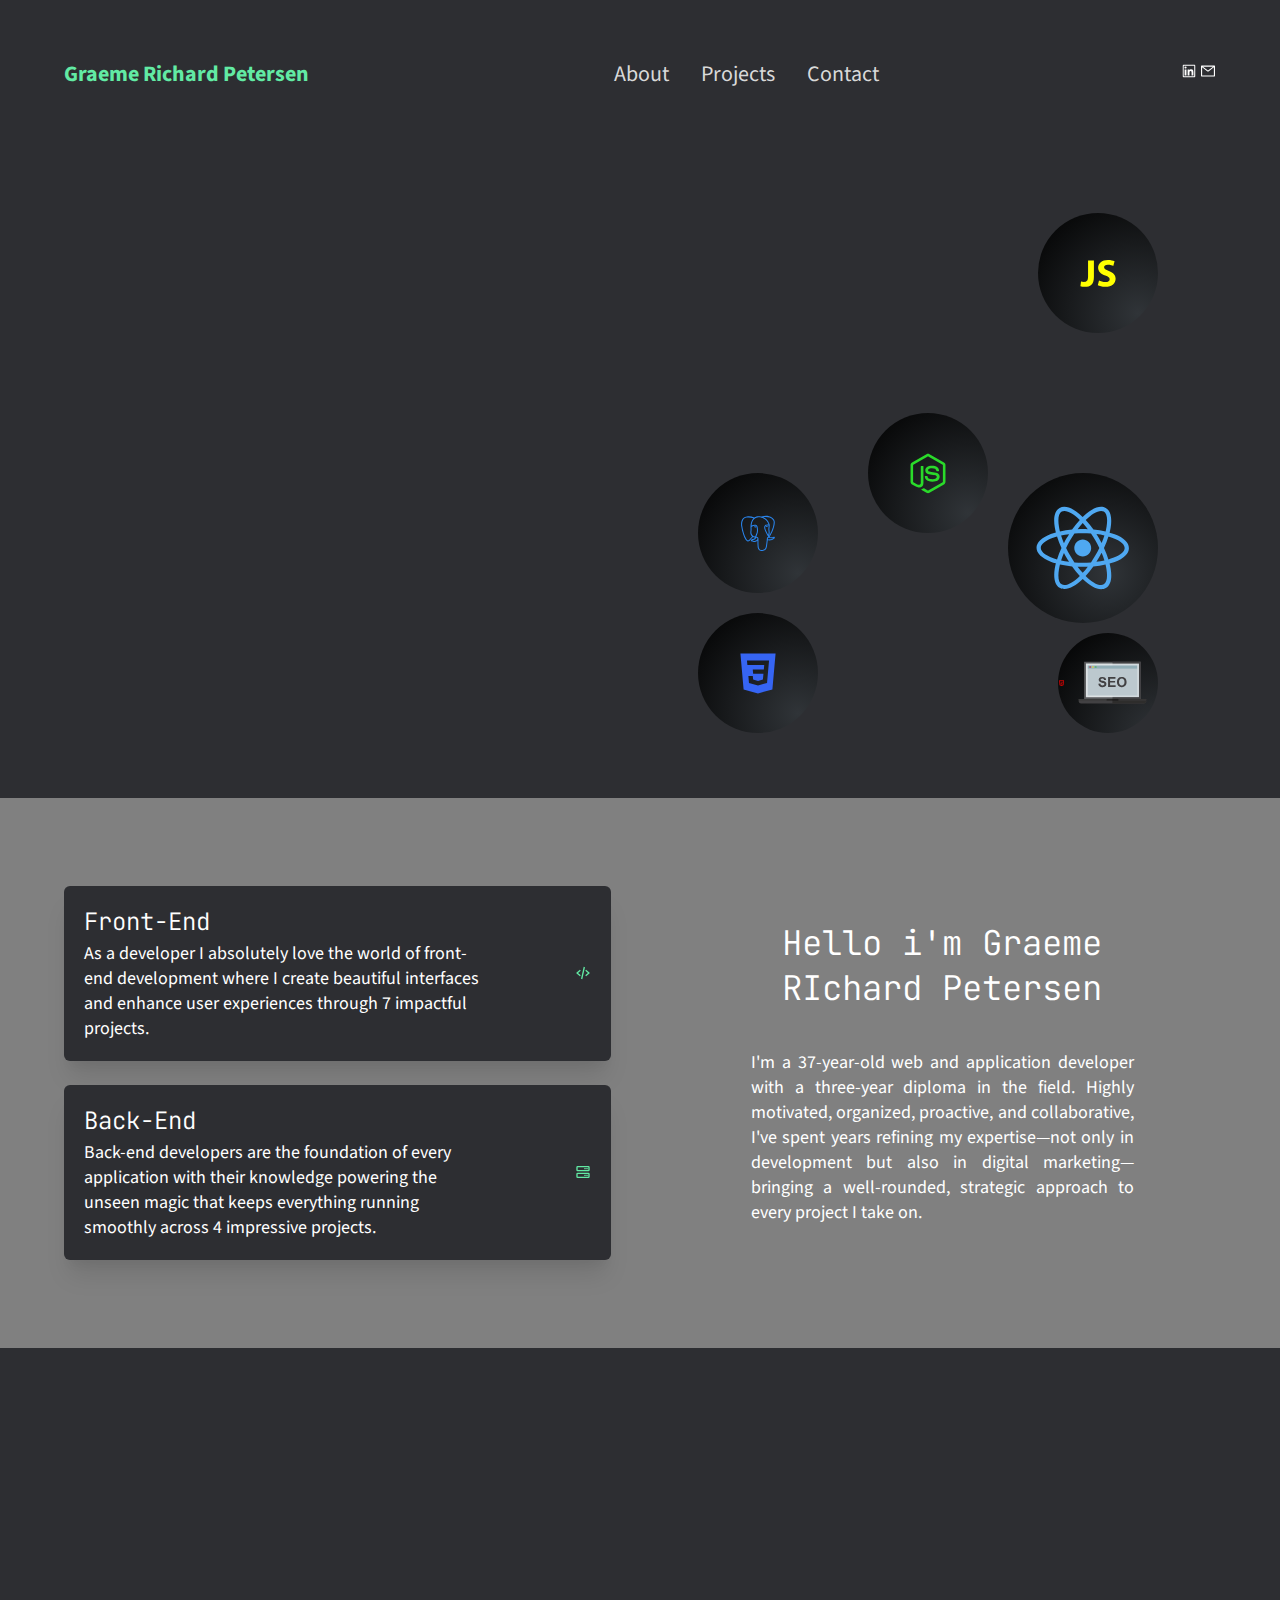
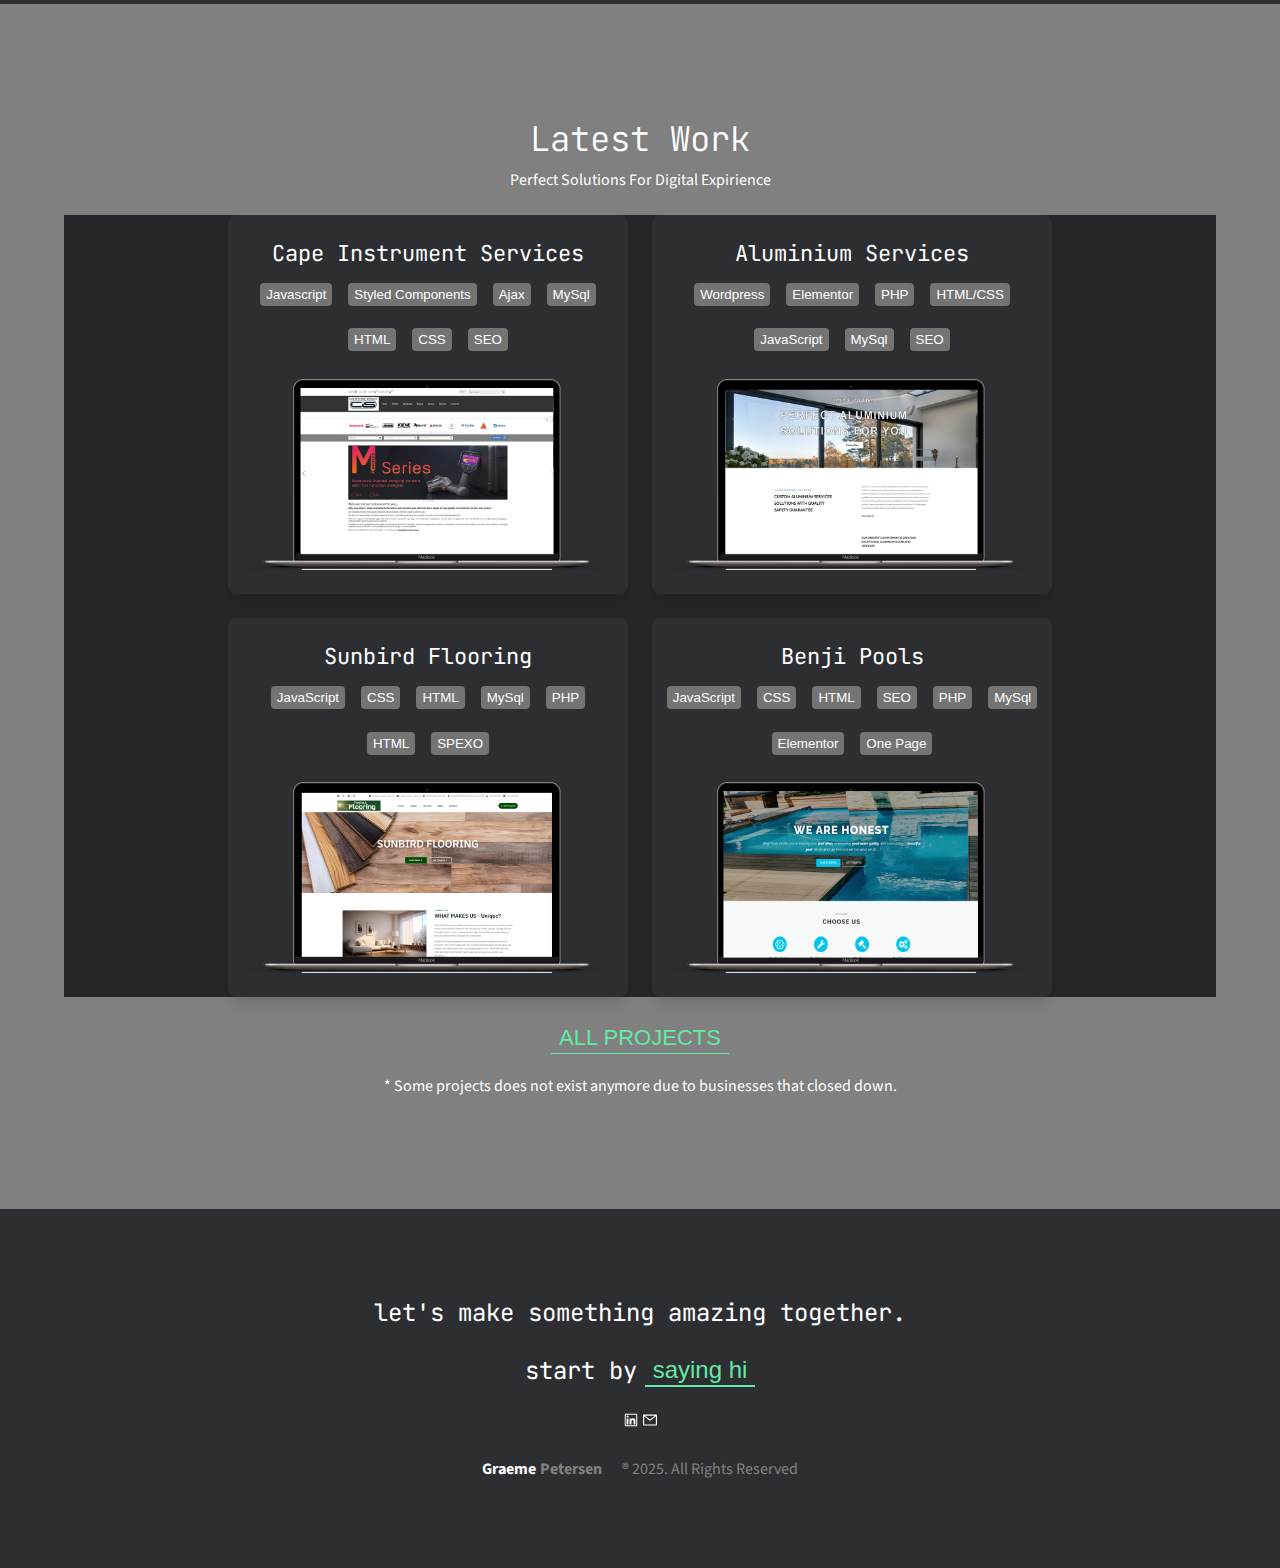
<file: index.html>
<!DOCTYPE html>
<html lang="en"><head><meta http-equiv="Content-Type" content="text/html; charset=utf-8">
    
    <link rel="icon" type="png"
    <meta name="viewport" content="width=device-width, initial-scale=1.0">
    <meta name="description" content="Explore my diverse portfolio showcasing creative projects, web development, design, and more. Discover how I turn ideas into stunning digital experiences. Get inspired today!">
    <title>Graeme Portfolio</title>
    <script type="module" crossorigin="" src="./Graeme Portfolio_files/index-18e75fb9.js.download"></script>
    <link rel="stylesheet" href="./Graeme Portfolio_files/index-45dcb685.css">
    <style type="text/css">
    body {
	background-color: #145A68;
	color: #8F2325;
}
    body,td,th {
	color: #FFFFFF;
}
    </style>
</head>
  <body bgcolor="#42A3D3">
    <div class="root" id="root"><header class="header__close"><nav class="y-wrap nav--desktop"><div class="false logo-name-container__wrapper"><div class="logo-name-container__wrapper--flex"><a aria-current="page" class="active" href="index.html">
    <div class="logo-name-container nav-text"><span class="logo-name-container--white ">Graeme Richard Petersen</span><span class="logo-name-container--grey "></span></div></a></div></div><ul class="nav-container"><li><a class="nav-text" href="about.html">About</a></li><li><a class="nav-text" href="projects.html">Projects</a></li><li><a class="nav-text" href="contact.html">Contact</a></li></ul>
		
		
		 <div>
          </a><a aria-label="linkedin" href="https://www.linkedin.com/in/graemepetersen/" target="_blank">
            <svg stroke="currentColor" fill="currentColor" stroke-width="0" viewBox="0 0 1024 1024" class="nav-text" height="1em" width="1em" xmlns="http://www.w3.org/2000/svg">
              <path d="M847.7 112H176.3c-35.5 0-64.3 28.8-64.3 64.3v671.4c0 35.5 28.8 64.3 64.3 64.3h671.4c35.5 0 64.3-28.8 64.3-64.3V176.3c0-35.5-28.8-64.3-64.3-64.3zm0 736c-447.8-.1-671.7-.2-671.7-.3.1-447.8.2-671.7.3-671.7 447.8.1 671.7.2 671.7.3-.1 447.8-.2 671.7-.3 671.7zM230.6 411.9h118.7v381.8H230.6zm59.4-52.2c37.9 0 68.8-30.8 68.8-68.8a68.8 68.8 0 1 0-137.6 0c-.1 38 30.7 68.8 68.8 68.8zm252.3 245.1c0-49.8 9.5-98 71.2-98 60.8 0 61.7 56.9 61.7 101.2v185.7h118.6V584.3c0-102.8-22.2-181.9-142.3-181.9-57.7 0-96.4 31.7-112.3 61.7h-1.6v-52.2H423.7v381.8h118.6V604.8z"></path>
            </svg>
            </a><a aria-label="email" href="mailto: graemepetersen29@gmail.com">
              <svg stroke="currentColor" fill="currentColor" stroke-width="0" viewBox="0 0 1024 1024" class="nav-text" height="1em" width="1em" xmlns="http://www.w3.org/2000/svg">
                <path d="M928 160H96c-17.7 0-32 14.3-32 32v640c0 17.7 14.3 32 32 32h832c17.7 0 32-14.3 32-32V192c0-17.7-14.3-32-32-32zm-40 110.8V792H136V270.8l-27.6-21.5 39.3-50.5 42.8 33.3h643.1l42.8-33.3 39.3 50.5-27.7 21.5zM833.6 232L512 482 190.4 232l-42.8-33.3-39.3 50.5 27.6 21.5 341.6 265.6a55.99 55.99 0 0 0 68.7 0L888 270.8l27.6-21.5-39.3-50.5-42.7 33.2z"></path>
              </svg>
            </a></div>
		
		
		
		</nav></header><main>
      <section class="hero-container"><div class="y-wrap hero__wrapper"><div class="hero-container__content"><div class="hero-container__info">
              <div class="hero-container-wrapper"><span class="hero-container__info--green">Digital Marketing Specialist!</span>
                <h1>Transforming Digital Marketing with Advanced Web Solutions</h1>
            <p>Experienced Technical Developer crafting seamless digital experiences, merging front-end elegance with back-end functionality. Let's innovate together!</p>
            </div><div class="hero-container__button"><a aria-label="graeme richard petersen resume" href="assets/Graeme_Petersen_Resume.pdf" download="" target="_blank"><span>Resume.pdf</span><svg stroke="currentColor" fill="currentColor" stroke-width="0" viewBox="0 0 384 512" height="1em" width="1em" xmlns="http://www.w3.org/2000/svg"><path d="M369.9 97.9L286 14C277 5 264.8-.1 252.1-.1H48C21.5 0 0 21.5 0 48v416c0 26.5 21.5 48 48 48h288c26.5 0 48-21.5 48-48V131.9c0-12.7-5.1-25-14.1-34zM332.1 128H256V51.9l76.1 76.1zM48 464V48h160v104c0 13.3 10.7 24 24 24h104v288H48zm250.2-143.7c-12.2-12-47-8.7-64.4-6.5-17.2-10.5-28.7-25-36.8-46.3 3.9-16.1 10.1-40.6 5.4-56-4.2-26.2-37.8-23.6-42.6-5.9-4.4 16.1-.4 38.5 7 67.1-10 23.9-24.9 56-35.4 74.4-20 10.3-47 26.2-51 46.2-3.3 15.8 26 55.2 76.1-31.2 22.4-7.4 46.8-16.5 68.4-20.1 18.9 10.2 41 17 55.8 17 25.5 0 28-28.2 17.5-38.7zm-198.1 77.8c5.1-13.7 24.5-29.5 30.4-35-19 30.3-30.4 35.7-30.4 35zm81.6-190.6c7.4 0 6.7 32.1 1.8 40.8-4.4-13.9-4.3-40.8-1.8-40.8zm-24.4 136.6c9.7-16.9 18-37 24.7-54.7 8.3 15.1 18.9 27.2 30.1 35.5-20.8 4.3-38.9 13.1-54.8 19.2zm131.6-5s-5 6-37.3-7.8c35.1-2.6 40.9 5.4 37.3 7.8z"></path></svg></a></div></div><div class="avatar__container"><div class="avatar__wrapper"><div class="avatar__javascript avatar--icon "><svg stroke="currentColor" fill="currentColor" stroke-width="0" version="1.1" viewBox="0 0 32 32" class="icon" height="1em" width="1em" xmlns="http://www.w3.org/2000/svg"><path d="M9.633 7.968h3.751v10.514c0 4.738-2.271 6.392-5.899 6.392-0.888 0-2.024-0.148-2.764-0.395l0.42-3.036c0.518 0.173 1.185 0.296 1.925 0.296 1.58 0 2.567-0.716 2.567-3.282v-10.489zM16.641 20.753c0.987 0.518 2.567 1.037 4.171 1.037 1.728 0 2.641-0.716 2.641-1.826 0-1.012-0.79-1.629-2.789-2.32-2.764-0.987-4.59-2.517-4.59-4.961 0-2.838 2.394-4.985 6.293-4.985 1.9 0 3.258 0.37 4.245 0.839l-0.839 3.011c-0.642-0.321-1.851-0.79-3.455-0.79-1.629 0-2.419 0.765-2.419 1.604 0 1.061 0.913 1.53 3.085 2.369 2.937 1.086 4.294 2.616 4.294 4.985 0 2.789-2.122 5.158-6.688 5.158-1.9 0-3.776-0.518-4.714-1.037l0.765-3.085z"></path></svg></div><div class="avatar__html avatar--icon "><svg stroke="currentColor" fill="currentColor" stroke-width="0" version="1.1" viewBox="0 0 32 32" class="icon" height="1em" width="1em" xmlns="http://www.w3.org/2000/svg"><path d="M4.665 3.411l2.063 23.176 9.258 2.574 9.284-2.578 2.065-23.172h-22.671zM8.951 8.911l-0.068-0.763h7.107v2.842h-4.005l0.259 2.911h3.746v2.842h-6.341l-0.698-7.833zM22.518 14.665l-0.667 7.483-0.043 0.48-5.822 1.616-5.814-1.616-0.398-4.463h2.849l0.202 2.267 3.163 0.854 3.165-0.856 0.329-3.686h-3.485v-2.842h6.587l-0.069 0.763zM23.032 8.911l-0.129 1.441-0.057 0.639h-6.846v-2.842h7.1l-0.068 0.762z"></path></svg><svg xmlns="http://www.w3.org/2000/svg" xml:space="preserve" width="655.359" height="655.359" style="shape-rendering:geometricPrecision;text-rendering:geometricPrecision;image-rendering:optimizeQuality;fill-rule:evenodd;clip-rule:evenodd" viewBox="0 0 6.827 6.827"><defs><style>.fil3{fill:#424143}</style></defs><g id="Layer_x0020_1"><g id="_537069960"><g id="Layer_22"><path id="_537766824" style="fill:#dde2e4" d="M1.399 1.94h4.029v2.604H1.399z"/><path id="_537767328" d="M5.495 4.61H1.332V1.875h4.162V4.61zm-4.03-.132h3.897V2.007H1.465v2.47z" style="fill:#595a5c"/><path id="_537766416" style="fill:#d3dade" d="M3.413 2.007h1.955v2.471H3.413z"/><path id="_537765720" class="fil3" d="M5.495 4.61H3.413v-.132h1.949V2.007H3.413v-.133h2.082z"/><path id="_537765216" class="fil3" d="M5.719 4.953H1.108a.173.173 0 0 1-.173-.173v-.17h4.957v.17a.173.173 0 0 1-.173.173z"/><path id="_537765096" d="M5.72 4.953H3.412v-.342h2.48v.17a.173.173 0 0 1-.174.172z" style="fill:#2e2d2c"/><path id="_537764016" style="fill:#3a3a3a" d="M.935 4.611h4.958v.117H.935z"/><path id="_537764184" style="fill:#353434" d="M3.413 4.611h2.479v.117H3.413z"/><path id="_537763536" style="fill:#262525" d="M2.985 4.611h.856v.117h-.856z"/><g><path id="_537763392" style="fill:#1e1d1d" d="M3.413 4.611h.428v.117h-.428z"/></g><g><path id="_537762408" style="fill:#bcc8ce" d="M1.598 2.387h3.634v1.96H1.598z"/><path id="_537750624" style="fill:#92aeb7" d="M1.598 2.143h3.634v.244H1.598z"/><path id="_537751176" d="M1.811 2.303h-.075a.027.027 0 0 1-.027-.027v-.022c0-.015.012-.027.027-.027h.075c.015 0 .028.012.028.027v.022a.027.027 0 0 1-.028.027z" style="fill:#be1e2d"/><path id="_537747072" d="M2.015 2.303H1.94a.027.027 0 0 1-.027-.027v-.022c0-.015.012-.027.027-.027h.075c.015 0 .027.012.027.027v.022a.027.027 0 0 1-.027.027z" style="fill:#ffde17"/><path id="_537745368" d="M2.22 2.303h-.076a.027.027 0 0 1-.027-.027v-.022c0-.015.012-.027.027-.027h.075c.015 0 .027.012.027.027v.022a.027.027 0 0 1-.027.027z" style="fill:#39b54a"/></g><g><path id="_537068472" class="fil3" d="m2.376 3.494.143-.014a.175.175 0 0 0 .053.106.159.159 0 0 0 .107.034c.047 0 .083-.01.107-.03a.09.09 0 0 0 .036-.07.066.066 0 0 0-.015-.045.121.121 0 0 0-.053-.031 1.828 1.828 0 0 0-.118-.032.4.4 0 0 1-.166-.072.19.19 0 0 1-.036-.251.198.198 0 0 1 .091-.074.365.365 0 0 1 .144-.025c.091 0 .16.02.206.06.047.04.071.094.073.16l-.147.007c-.006-.037-.02-.064-.04-.08-.021-.017-.052-.025-.094-.025a.168.168 0 0 0-.1.026.053.053 0 0 0-.024.045c0 .017.008.032.022.044a.387.387 0 0 0 .136.05.714.714 0 0 1 .159.052.205.205 0 0 1 .08.074c.02.031.03.07.03.116a.214.214 0 0 1-.134.199.413.413 0 0 1-.159.026.316.316 0 0 1-.212-.064.278.278 0 0 1-.089-.186z"/><path id="_537058752" class="fil3" d="M3.093 3.731v-.729h.541v.124H3.24v.161h.367v.123H3.24v.198h.408v.123z"/><path id="_537045432" class="fil3" d="M3.743 3.371c0-.074.011-.136.033-.187a.343.343 0 0 1 .068-.1.284.284 0 0 1 .095-.065.4.4 0 0 1 .157-.03c.107 0 .193.034.258.1.064.067.097.16.097.279 0 .117-.032.21-.096.276a.34.34 0 0 1-.257.1.343.343 0 0 1-.259-.1.376.376 0 0 1-.096-.273zm.152-.005c0 .083.019.145.057.188a.186.186 0 0 0 .145.064.185.185 0 0 0 .145-.064c.038-.042.056-.105.056-.19 0-.083-.018-.146-.055-.187a.186.186 0 0 0-.146-.061c-.06 0-.11.02-.146.062-.038.042-.056.104-.056.188z"/></g></g></g></g><path style="fill:none" d="M0 0h6.827v6.827H0z"/></svg></div><div class="avatar__css avatar--icon "><svg stroke="currentColor" fill="currentColor" stroke-width="0" version="1.1" viewBox="0 0 32 32" class="icon" height="1em" width="1em" xmlns="http://www.w3.org/2000/svg"><path d="M16.017 21.044v0zM4.743 3.519l2.049 22.981 9.194 2.552 9.22-2.556 2.051-22.977h-22.514zM23 8.775l-0.693 7.767h-0l-0.48 5.359-0.042 0.476-5.781 1.603-5.773-1.603-0.395-4.426h2.829l0.201 2.248 3.142 0.847 0.008-0.002 0.002-0 3.134-0.846 0.329-3.655-6.579 0-0.056-0.633-0.129-1.429-0.067-0.756 7.081-0 0.258-2.886h-10.786l-0.056-0.634-0.129-1.429-0.067-0.756h14.118l-0.068 0.756z"></path></svg></div><div class="avatar__react avatar--icon "><svg stroke="currentColor" fill="currentColor" stroke-width="0" version="1.1" viewBox="0 0 34 32" class="icon" height="1em" width="1em" xmlns="http://www.w3.org/2000/svg"><path d="M19.314 15.987c0 1.321-1.071 2.392-2.392 2.392s-2.392-1.071-2.392-2.392c0-1.321 1.071-2.392 2.392-2.392s2.392 1.071 2.392 2.392z"></path><path d="M16.922 24.783c1.878 1.826 3.729 2.906 5.221 2.906 0.489 0 0.952-0.103 1.337-0.334 1.337-0.772 1.826-2.701 1.363-5.453-0.077-0.489-0.18-0.977-0.309-1.492 0.514-0.154 0.977-0.309 1.44-0.463 2.598-1.003 4.038-2.392 4.038-3.909 0-1.543-1.44-2.932-4.038-3.909-0.463-0.18-0.926-0.334-1.44-0.463 0.129-0.514 0.232-1.003 0.309-1.492 0.437-2.803-0.051-4.758-1.389-5.53-0.386-0.231-0.849-0.334-1.337-0.334-1.466 0-3.344 1.080-5.221 2.906-1.852-1.826-3.704-2.906-5.195-2.906-0.489 0-0.952 0.103-1.337 0.334-1.337 0.772-1.826 2.701-1.363 5.453 0.077 0.489 0.18 0.977 0.309 1.492-0.514 0.154-0.977 0.309-1.44 0.463-2.598 1.003-4.038 2.392-4.038 3.909 0 1.543 1.44 2.932 4.038 3.909 0.463 0.18 0.926 0.334 1.44 0.463-0.129 0.514-0.232 1.003-0.309 1.492-0.437 2.752 0.051 4.707 1.363 5.453 0.386 0.232 0.849 0.334 1.337 0.334 1.492 0.051 3.344-1.029 5.221-2.829v0zM15.481 21.311c0.463 0.026 0.952 0.026 1.44 0.026s0.977 0 1.44-0.026c-0.463 0.617-0.952 1.183-1.44 1.723-0.489-0.54-0.977-1.106-1.44-1.723zM12.292 18.662c0.257 0.437 0.489 0.849 0.772 1.26-0.797-0.103-1.543-0.232-2.263-0.386 0.232-0.694 0.489-1.415 0.797-2.135 0.206 0.411 0.437 0.849 0.694 1.26zM10.8 12.463c0.72-0.154 1.466-0.283 2.263-0.386-0.257 0.412-0.514 0.823-0.772 1.26s-0.489 0.849-0.694 1.286c-0.334-0.746-0.592-1.466-0.797-2.161zM12.215 15.987c0.334-0.694 0.694-1.389 1.106-2.083 0.386-0.669 0.823-1.337 1.26-2.006 0.772-0.051 1.543-0.077 2.341-0.077 0.823 0 1.595 0.026 2.341 0.077 0.463 0.669 0.874 1.337 1.26 2.006 0.412 0.694 0.772 1.389 1.106 2.083-0.334 0.694-0.694 1.389-1.106 2.083-0.386 0.669-0.823 1.337-1.26 2.006-0.772 0.051-1.543 0.077-2.341 0.077-0.823 0-1.595-0.026-2.341-0.077-0.463-0.669-0.874-1.337-1.26-2.006-0.412-0.695-0.772-1.389-1.106-2.083v0zM22.272 14.598l-0.694-1.286c-0.257-0.437-0.489-0.849-0.772-1.26 0.797 0.103 1.543 0.232 2.263 0.386-0.231 0.72-0.489 1.44-0.797 2.161v0zM22.272 17.376c0.309 0.72 0.566 1.44 0.797 2.135-0.72 0.154-1.466 0.283-2.263 0.386 0.257-0.412 0.514-0.823 0.772-1.26 0.232-0.386 0.463-0.823 0.694-1.26v0zM22.863 26.301c-0.206 0.129-0.463 0.18-0.746 0.18-1.26 0-2.829-1.029-4.372-2.572 0.746-0.797 1.466-1.698 2.186-2.701 1.209-0.103 2.366-0.283 3.447-0.54 0.129 0.463 0.206 0.926 0.283 1.389 0.36 2.186 0.077 3.755-0.797 4.244zM24.201 12.746c2.881 0.823 4.604 2.083 4.604 3.241 0 1.003-1.183 2.006-3.266 2.804-0.412 0.154-0.874 0.309-1.337 0.437-0.334-1.055-0.746-2.135-1.26-3.241 0.514-1.106 0.952-2.186 1.26-3.241v0zM22.143 5.493c0.283 0 0.514 0.051 0.746 0.18 0.849 0.489 1.157 2.032 0.797 4.244-0.077 0.437-0.18 0.9-0.283 1.389-1.080-0.232-2.238-0.412-3.447-0.54-0.694-1.003-1.44-1.903-2.186-2.701 1.543-1.518 3.112-2.572 4.372-2.572zM18.362 10.663c-0.463-0.026-0.952-0.026-1.44-0.026s-0.977 0-1.44 0.026c0.463-0.617 0.952-1.183 1.44-1.723 0.489 0.54 0.977 1.132 1.44 1.723v0zM10.98 5.673c0.206-0.129 0.463-0.18 0.746-0.18 1.26 0 2.829 1.029 4.372 2.572-0.746 0.797-1.466 1.697-2.186 2.701-1.209 0.103-2.366 0.283-3.447 0.54-0.129-0.463-0.206-0.926-0.283-1.389-0.36-2.186-0.077-3.729 0.797-4.244v0zM9.643 19.228c-2.881-0.823-4.604-2.083-4.604-3.241 0-1.003 1.183-2.006 3.266-2.803 0.412-0.154 0.874-0.309 1.337-0.437 0.334 1.055 0.746 2.135 1.26 3.241-0.514 1.106-0.952 2.212-1.26 3.241zM10.183 22.057c0.077-0.437 0.18-0.9 0.283-1.389 1.080 0.232 2.238 0.412 3.447 0.54 0.694 1.003 1.44 1.903 2.186 2.701-1.543 1.517-3.112 2.572-4.372 2.572-0.283 0-0.514-0.051-0.746-0.18-0.875-0.489-1.157-2.058-0.797-4.244z"></path></svg></div><div class="avatar__postgresql avatar--icon "><svg stroke="currentColor" fill="currentColor" stroke-width="0" version="1.1" viewBox="0 0 32 32" class="icon" height="1em" width="1em" xmlns="http://www.w3.org/2000/svg"><path d="M26.741 18.661c-0.24-0.278-0.65-0.202-0.967-0.139-0.762 0.136-1.591 0.294-2.329-0.023 1.318-2.080 2.355-4.351 2.935-6.748 0.211-0.911 0.374-1.843 0.343-2.781-0.023-0.525-0.096-1.084-0.417-1.519-0.794-1.047-1.945-1.81-3.214-2.151-1.585-0.43-3.285-0.302-4.844 0.18-0.129 0.026-0.256-0.032-0.382-0.048-1.415-0.287-2.975-0.174-4.202 0.645-1.473-0.53-3.056-0.85-4.624-0.686-1.166 0.121-2.337 0.663-3.006 1.656-0.846 1.239-0.961 2.821-0.826 4.273 0.272 1.928 0.742 3.826 1.34 5.677 0.394 1.154 0.828 2.317 1.529 3.325 0.356 0.495 0.829 0.994 1.466 1.072 0.566 0.069 1.078-0.282 1.425-0.698 0.6-0.718 1.217-1.423 1.857-2.105 0.418 0.205 0.872 0.323 1.336 0.358-0.251 0.298-0.458 0.687-0.858 0.804-0.539 0.208-1.17 0.18-1.645 0.539-0.274 0.196-0.287 0.623-0.041 0.848 0.445 0.432 1.101 0.525 1.693 0.575 0.839 0.064 1.687-0.218 2.324-0.768-0.004 1.334 0.002 2.672 0.152 3.999 0.075 0.777 0.41 1.551 1.001 2.074 0.557 0.486 1.351 0.587 2.058 0.464 0.694-0.132 1.407-0.34 1.949-0.814 0.576-0.508 0.822-1.275 0.936-2.011 0.207-1.319 0.364-2.644 0.514-3.969 1.483 0.25 3.161-0.034 4.269-1.117 0.237-0.223 0.462-0.609 0.228-0.912zM23.45 6.117c0.89 0.338 1.681 0.925 2.275 1.668 0.283 0.355 0.319 0.832 0.337 1.268 0.013 1.040-0.197 2.067-0.464 3.067-0.511 1.851-1.287 3.625-2.262 5.277-0.096 0.163-0.201 0.32-0.317 0.469-0.009-0.045-0.027-0.137-0.036-0.183 0.121-0.318 0.298-0.618 0.367-0.956 0.244-0.953 0.038-1.934-0.050-2.893-0.092-0.905 0.217-1.786 0.209-2.689 0.035-0.442-0.14-0.86-0.31-1.257-0.615-1.375-1.593-2.598-2.848-3.438-0.306-0.21-0.648-0.357-0.953-0.568 1.334-0.286 2.765-0.25 4.051 0.234zM22.637 13.836c0.078 1.071 0.389 2.221-0.116 3.237-0.677-1.347-1.552-2.633-1.857-4.133-0.086-0.477-0.108-1.081 0.316-1.413 0.538-0.382 1.241-0.296 1.863-0.258-0.027 0.859-0.291 1.702-0.205 2.567zM10.534 20.181c-0.243 0.286-0.571 0.627-0.985 0.542-0.484-0.14-0.792-0.582-1.062-0.979-0.729-1.166-1.168-2.483-1.571-3.79-0.451-1.547-0.831-3.119-1.050-4.717-0.109-1.216-0.041-2.52 0.581-3.603 0.466-0.82 1.335-1.343 2.248-1.514 1.462-0.281 2.961 0.017 4.364 0.445-0.619 0.68-1.101 1.481-1.382 2.358-0.383 1.171-0.558 2.417-0.466 3.648 0.053 0.867 0.030 1.738-0.091 2.598-0.152 1.123 0.299 2.278 1.133 3.036-0.568 0.664-1.17 1.297-1.72 1.977zM11.814 16.158c-0.143-0.636 0.044-1.276 0.065-1.913 0.049-0.721-0.002-1.443-0.016-2.164 0.674-0.436 1.462-0.777 2.279-0.73 0.423 0.018 0.813 0.317 0.915 0.734 0.371 1.477 0.486 3.121-0.225 4.52-0.248 0.54-0.449 1.099-0.622 1.666-1.182 0.012-2.187-0.987-2.396-2.112zM15.492 20.112c-0.742 1.005-2.227 1.197-3.3 0.65 0.529-0.245 1.148-0.226 1.659-0.528 0.494-0.266 0.69-0.851 1.152-1.152 0.503-0.071 0.87 0.676 0.49 1.029zM21.856 18.938c-0.282 0.454-0.183 1.008-0.252 1.512-0.162 1.413-0.321 2.828-0.551 4.232-0.109 0.673-0.395 1.388-1.030 1.723-0.651 0.331-1.407 0.539-2.139 0.426-0.695-0.122-1.133-0.77-1.33-1.401-0.144-0.529-0.159-1.082-0.2-1.627-0.070-1.315-0.071-2.633-0.037-3.949 0.029-0.514-0.235-1.049-0.694-1.299-0.222-0.125-0.482-0.142-0.73-0.162 0.195-0.967 0.784-1.802 0.986-2.768 0.262-1.195 0.117-2.439-0.151-3.619-0.131-0.589-0.579-1.11-1.175-1.253-0.918-0.231-1.844 0.128-2.665 0.512 0.104-1.334 0.461-2.7 1.278-3.783 0.601-0.806 1.533-1.344 2.528-1.473 1.642-0.209 3.366 0.243 4.671 1.27 1.078 0.852 1.93 2.006 2.389 3.304-0.763-0.027-1.628-0.058-2.245 0.472-0.56 0.472-0.632 1.277-0.506 1.953 0.292 1.608 1.241 2.975 1.941 4.421 0.186 0.339 0.436 0.635 0.674 0.939-0.283 0.143-0.599 0.28-0.76 0.571zM23.82 20.075c-0.504 0.060-1.028 0.078-1.514-0.089 0.002-0.275-0.013-0.601 0.208-0.806 0.175-0.129 0.424-0.248 0.626-0.107 0.86 0.453 1.86 0.232 2.775 0.121-0.559 0.544-1.333 0.798-2.095 0.881zM21.178 11.728c-0.179 0.147 0.014 0.367 0.168 0.436 0.373 0.219 0.884-0.087 0.896-0.513-0.337-0.157-0.76-0.141-1.065 0.077zM14.576 12.408c0.159-0.090 0.327-0.337 0.143-0.486-0.262-0.213-0.643-0.254-0.962-0.168-0.103 0.036-0.211 0.106-0.19 0.232 0.074 0.428 0.647 0.688 1.008 0.422z"></path></svg></div><div class="avatar__nodejs avatar--icon "><svg stroke="currentColor" fill="currentColor" stroke-width="0" version="1.1" viewBox="0 0 32 32" class="icon" height="1em" width="1em" xmlns="http://www.w3.org/2000/svg"><path d="M15.998 28.895c-0.337 0-0.673-0.088-0.969-0.259l-3.086-1.826c-0.46-0.257-0.235-0.349-0.083-0.402 0.614-0.213 0.739-0.262 1.394-0.635 0.069-0.038 0.159-0.024 0.231 0.018l2.37 1.407c0.087 0.048 0.207 0.048 0.287 0l9.241-5.333c0.086-0.049 0.141-0.149 0.141-0.25v-10.665c0-0.104-0.055-0.202-0.143-0.255l-9.237-5.329c-0.086-0.050-0.199-0.050-0.285 0l-9.235 5.331c-0.090 0.051-0.146 0.152-0.146 0.253v10.666c0 0.102 0.056 0.198 0.145 0.247l2.532 1.462c1.374 0.687 2.215-0.122 2.215-0.935v-10.53c0-0.149 0.12-0.266 0.269-0.266h1.172c0.146 0 0.267 0.117 0.267 0.266v10.53c0 1.833-0.998 2.885-2.736 2.885-0.534 0-0.955 0-2.129-0.579l-2.423-1.395c-0.598-0.346-0.969-0.993-0.969-1.686v-10.665c0-0.693 0.371-1.339 0.969-1.684l9.242-5.34c0.585-0.331 1.362-0.331 1.942 0l9.241 5.34c0.599 0.346 0.971 0.992 0.971 1.684v10.665c0 0.693-0.372 1.337-0.971 1.686l-9.241 5.335c-0.296 0.171-0.631 0.259-0.973 0.259zM18.853 21.547c-4.045 0-4.892-1.857-4.892-3.414 0-0.148 0.118-0.266 0.266-0.266h1.195c0.133 0 0.245 0.096 0.265 0.226 0.18 1.216 0.717 1.831 3.164 1.831 1.946 0 2.775-0.441 2.775-1.473 0-0.596-0.234-1.037-3.26-1.334-2.528-0.25-4.093-0.809-4.093-2.831 0-1.865 1.572-2.977 4.207-2.977 2.961 0 4.425 1.027 4.611 3.233 0.007 0.075-0.020 0.148-0.071 0.205-0.051 0.054-0.121 0.086-0.196 0.086h-1.2c-0.124 0-0.233-0.088-0.259-0.209-0.288-1.28-0.988-1.689-2.886-1.689-2.126 0-2.373 0.74-2.373 1.295 0 0.673 0.292 0.869 3.161 1.248 2.84 0.375 4.19 0.907 4.19 2.902 0 2.014-1.678 3.167-4.606 3.167z"></path></svg></div><div></div><div class="avatar__image-container">
              <div class="avatar__image-container--image"><img src="assets/graeme.png" alt="" width="80%" class="" target="_blank"></div></div></div></div></div></div></section><section aria-label="List of Projects divided in categories" class="pre-projects__container"><article class="y-wrap y-space"><div class="pre-projects__wrapper"><ul class="pre-projects__list"><li class="pre-projects__list--category"><div class="pre-projects__category--wrapper"><div class="pre-projects__category--text"><h4>Front-End</h4><p>As a developer I absolutely love the world of front-end development where I create beautiful interfaces and enhance user experiences through 7 impactful projects.</p>
            </div><div class="pre-projects__category--icon"><svg stroke="currentColor" fill="currentColor" stroke-width="0" viewBox="0 0 24 24" class="icon--green" height="1em" width="1em" xmlns="http://www.w3.org/2000/svg"><path d="m7.375 16.781 1.25-1.562L4.601 12l4.024-3.219-1.25-1.562-5 4a1 1 0 0 0 0 1.562l5 4zm9.25-9.562-1.25 1.562L19.399 12l-4.024 3.219 1.25 1.562 5-4a1 1 0 0 0 0-1.562l-5-4zm-1.649-4.003-4 18-1.953-.434 4-18z"></path></svg></div></div></li><li class="pre-projects__list--category"><div class="pre-projects__category--wrapper"><div class="pre-projects__category--text"><h4>Back-End</h4>
              <p>Back-end developers are the foundation of every application with their knowledge powering the unseen magic that keeps everything running smoothly across 4 impressive projects.</p>
            </div><div class="pre-projects__category--icon"><svg stroke="currentColor" fill="currentColor" stroke-width="0" viewBox="0 0 24 24" class="icon--green" height="1em" width="1em" xmlns="http://www.w3.org/2000/svg"><path d="M20 3H4a2 2 0 0 0-2 2v4a2 2 0 0 0 2 2h16a2 2 0 0 0 2-2V5a2 2 0 0 0-2-2zM4 9V5h16v4zm16 4H4a2 2 0 0 0-2 2v4a2 2 0 0 0 2 2h16a2 2 0 0 0 2-2v-4a2 2 0 0 0-2-2zM4 19v-4h16v4z"></path><path d="M17 6h2v2h-2zm-3 0h2v2h-2zm3 10h2v2h-2zm-3 0h2v2h-2z"></path></svg></div></div></li></ul><div class="pre-projects__description"><div class="pre-projects__description--wrapper">
                <h2>Hello i'm Graeme RIchard Petersen</h2><span>I'm a 37-year-old web and application developer with a three-year diploma in the field. Highly motivated, organized, proactive, and collaborative, I've spent years refining my expertise—not only in development but also in digital marketing—bringing a well-rounded, strategic approach to every project I take on.</span></div></div></div></article></section><section class="company"><div class="y-wrap y-space"><div class="company__wrapper"><ul>
                  <li></li><li></li></ul></div></div></section><section class="projects"><div class="y-wrap y-space"><div class="projects__wrapper-left"><div class="projects__title"><h4>Latest work</h4><span>perfect solutions for digital expirience</span></div><div class="projects__container"><div class="projects__cards-hover"><button class="projects__card"><div class="projects__card-title"><div class="projects__card--heading"><span>Cape Instrument Services</span></div><div class="tech--cards"><span>Javascript</span><span>Styled Components</span><span>Ajax</span><span>MySql</span><span>HTML</span><span>CSS</span><span>SEO</span></div></div><div class="projects__card--image"><img src="./Graeme Portfolio_files/capeinstrumentservices.png" alt="cape instrument services"></div></button></div><div class="projects__cards-hover"><button class="projects__card"><div class="projects__card-title"><div class="projects__card--heading"><span>Aluminium Services</span></div><div class="tech--cards"><span>Wordpress</span><span>Elementor</span><span>PHP</span><span>HTML/CSS</span><span>JavaScript</span><span>MySql</span><span>SEO</span></div></div><div class="projects__card--image"><img src="Graeme Portfolio_files/aluminiumservices.png" alt="aluminium services"></div></button></div><div class="projects__cards-hover"><button class="projects__card"><div class="projects__card-title"><div class="projects__card--heading"><span>Sunbird Flooring</span></div><div class="tech--cards"><span>JavaScript</span><span>CSS</span><span>HTML</span><span>MySql</span><span>PHP</span><span>HTML</span><span>SPEXO</span></div></div><div class="projects__card--image"><img src="Graeme Portfolio_files/sunbirdflooring.png" alt="sunbird flooring"></div></button></div><div class="projects__cards-hover"><button class="projects__card"><div class="projects__card-title">
                                <div class="projects__card--heading"><span>Benji Pools</span></div><div class="tech--cards"><span>JavaScript</span><span>CSS</span><span>HTML</span><span>SEO</span><span>PHP</span><span>MySql</span><span>Elementor</span><span>One Page</span></div></div><div class="projects__card--image"><img src="Graeme Portfolio_files/pools.png" alt="ecommerce"></div></button></div></div><div class="projects__target"><div class="btn-container"><button type="button"><a href="projects.html">All projects</a></button></div>
                <div style=""><div><span>* Some projects does not exist anymore due to businesses that closed down.</span></div>
                </div></div></div></div></section></main><footer class="footer__container y-space"><div class="footer__text"><span>let's make something amazing together.</span><div class="footer__text--callaction"><span>start by</span><button type="button">saying hi</button></div></div>
	
	<div>
          </a><a aria-label="linkedin" href="https://www.linkedin.com/in/graemepetersen/" target="_blank">
            <svg stroke="currentColor" fill="currentColor" stroke-width="0" viewBox="0 0 1024 1024" class="nav-text" height="1em" width="1em" xmlns="http://www.w3.org/2000/svg">
              <path d="M847.7 112H176.3c-35.5 0-64.3 28.8-64.3 64.3v671.4c0 35.5 28.8 64.3 64.3 64.3h671.4c35.5 0 64.3-28.8 64.3-64.3V176.3c0-35.5-28.8-64.3-64.3-64.3zm0 736c-447.8-.1-671.7-.2-671.7-.3.1-447.8.2-671.7.3-671.7 447.8.1 671.7.2 671.7.3-.1 447.8-.2 671.7-.3 671.7zM230.6 411.9h118.7v381.8H230.6zm59.4-52.2c37.9 0 68.8-30.8 68.8-68.8a68.8 68.8 0 1 0-137.6 0c-.1 38 30.7 68.8 68.8 68.8zm252.3 245.1c0-49.8 9.5-98 71.2-98 60.8 0 61.7 56.9 61.7 101.2v185.7h118.6V584.3c0-102.8-22.2-181.9-142.3-181.9-57.7 0-96.4 31.7-112.3 61.7h-1.6v-52.2H423.7v381.8h118.6V604.8z"></path>
            </svg>
            </a><a aria-label="email" href="mailto: graemepetersen29@gmail.com">
              <svg stroke="currentColor" fill="currentColor" stroke-width="0" viewBox="0 0 1024 1024" class="nav-text" height="1em" width="1em" xmlns="http://www.w3.org/2000/svg">
                <path d="M928 160H96c-17.7 0-32 14.3-32 32v640c0 17.7 14.3 32 32 32h832c17.7 0 32-14.3 32-32V192c0-17.7-14.3-32-32-32zm-40 110.8V792H136V270.8l-27.6-21.5 39.3-50.5 42.8 33.3h643.1l42.8-33.3 39.3 50.5-27.7 21.5zM833.6 232L512 482 190.4 232l-42.8-33.3-39.3 50.5 27.6 21.5 341.6 265.6a55.99 55.99 0 0 0 68.7 0L888 270.8l27.6-21.5-39.3-50.5-42.7 33.2z"></path>
              </svg>
            </a></div>
	
	
	
	<div class="footer__rights"><div class="footer__rights--name"><span>Graeme</span><span>Petersen</span></div>
  <div class="footer__rights--year"><span>® 2025. All Rights Reserved</span></div></div></footer></div>
    
  

</body></html>
</file>
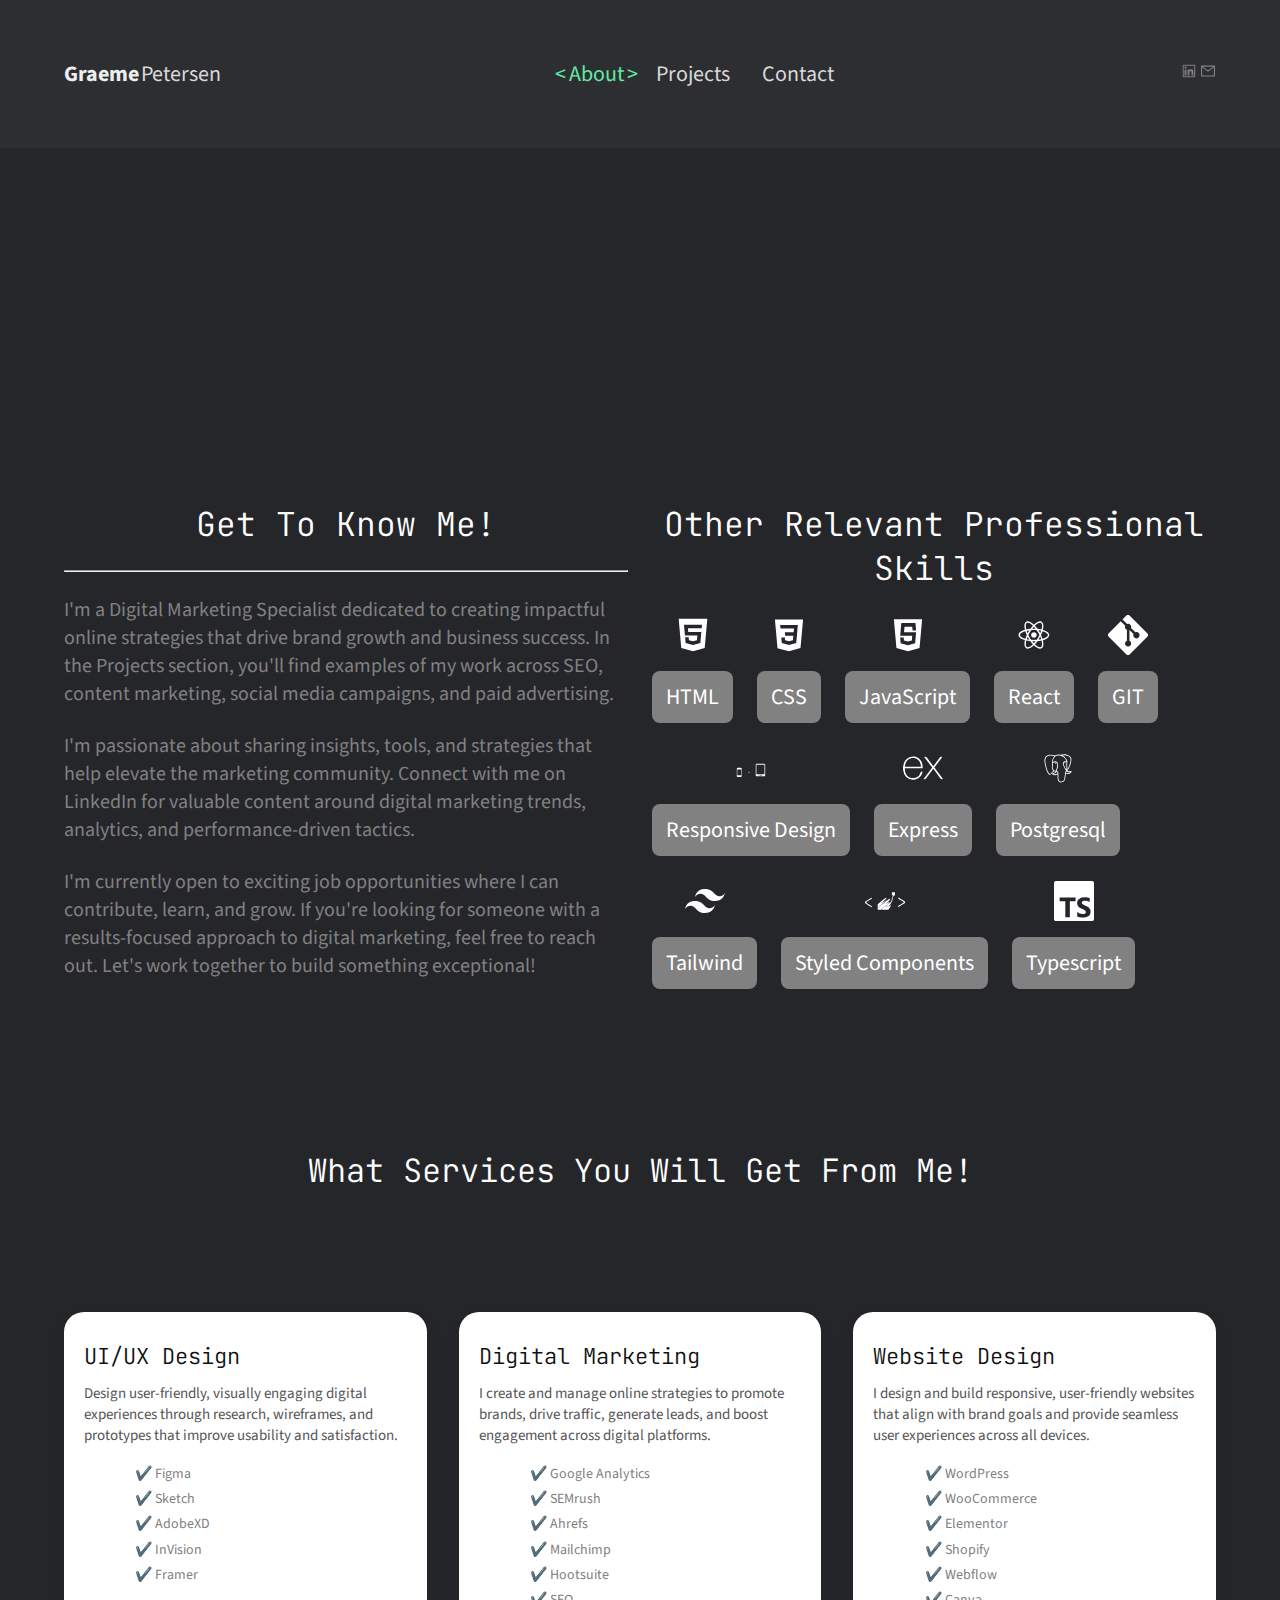
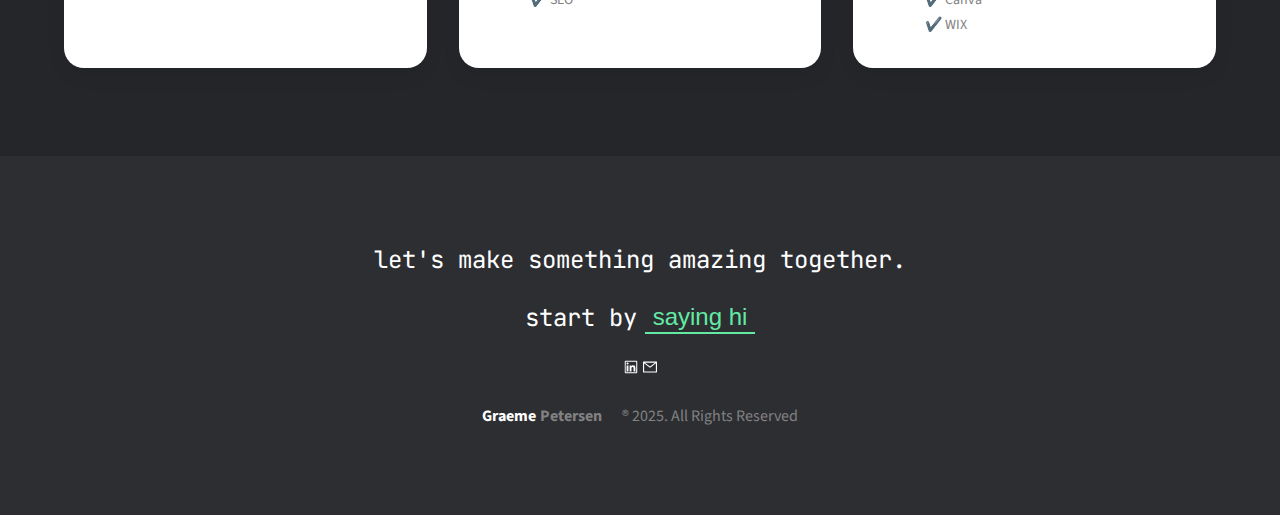
<file: about.html>
<!DOCTYPE html>
<html lang="en"><head><meta http-equiv="Content-Type" content="text/html; charset=UTF-8">
    
    <link rel="icon" type="png">
    <meta name="viewport" content="width=device-width, initial-scale=1.0">
    <meta name="description" content="Explore my diverse portfolio showcasing creative projects, web development, design, and more. Discover how I turn ideas into stunning digital experiences. Get inspired today!">
    <title>Graeme Portfolio</title>
    <script type="module" crossorigin="" src="./Graeme Portfolio_files/index-18e75fb9.js.download"></script>
    <link rel="stylesheet" href="./Graeme Portfolio_files/index-45dcb685.css">
	<style>    h1 {
      font-size: 32px;
      margin-bottom: 40px;
      color: #222;
    }

    .services {
      display: grid;
      grid-template-columns: repeat(3, 1fr);
      gap: 32px;
      max-width: 1200px;
      margin: auto;
    }

    .service {
      background: #fff;
      border-radius: 20px;
      padding: 30px 20px;
      box-shadow: 0 8px 20px rgba(0,0,0,0.06);
      transition: transform 0.3s ease, box-shadow 0.3s ease;
      animation: fadeInUp 0.8s ease forwards;
    }

    .service:hover {
      transform: translateY(-5px);
      box-shadow: 0 12px 24px rgba(0,0,0,0.1);
    }

    .service h2 {
      font-size: 22px;
      margin-bottom: 12px;
      color: #111;
    }

    .service p {
      font-size: 15px;
      color: #555;
      margin-bottom: 16px;
    }

    .tools {
      text-align: left;
      max-width: 220px;
      margin: 0 auto;
      font-size: 14px;
      line-height: 1.8;
    }

    .tools span {
      display: block;
    }

    @keyframes fadeInUp {
      from {
        opacity: 0;
        transform: translateY(30px);
      }
      to {
        opacity: 1;
        transform: translateY(0);
      }
    }

    @media (max-width: 900px) {
      .services {
        grid-template-columns: 1fr;
      }
    }</style>
  </head>
  <body>
    <div class="root" id="root"><header class="header__close"><nav class="y-wrap nav--desktop"><div class="false logo-name-container__wrapper"><div class="logo-name-container__wrapper--flex"><a class="" href="index.html"><div class="logo-name-container nav-text"><span class="logo-name-container--white ">Graeme</span><span class="logo-name-container--grey ">Petersen</span></div></a></div></div><ul class="nav-container"><li><a aria-current="page" class="nav-text active" href="about.html">About</a></li><li><a class="nav-text" href="projects.html">Projects</a></li><li><a class="nav-text" href="contact.html">Contact</a></li></ul>
		
		
		
		  <div>
          </a><a aria-label="linkedin" href="https://www.linkedin.com/in/graemepetersen/" target="_blank">
            <svg stroke="currentColor" fill="currentColor" stroke-width="0" viewBox="0 0 1024 1024" class="nav-text" height="1em" width="1em" xmlns="http://www.w3.org/2000/svg">
              <path d="M847.7 112H176.3c-35.5 0-64.3 28.8-64.3 64.3v671.4c0 35.5 28.8 64.3 64.3 64.3h671.4c35.5 0 64.3-28.8 64.3-64.3V176.3c0-35.5-28.8-64.3-64.3-64.3zm0 736c-447.8-.1-671.7-.2-671.7-.3.1-447.8.2-671.7.3-671.7 447.8.1 671.7.2 671.7.3-.1 447.8-.2 671.7-.3 671.7zM230.6 411.9h118.7v381.8H230.6zm59.4-52.2c37.9 0 68.8-30.8 68.8-68.8a68.8 68.8 0 1 0-137.6 0c-.1 38 30.7 68.8 68.8 68.8zm252.3 245.1c0-49.8 9.5-98 71.2-98 60.8 0 61.7 56.9 61.7 101.2v185.7h118.6V584.3c0-102.8-22.2-181.9-142.3-181.9-57.7 0-96.4 31.7-112.3 61.7h-1.6v-52.2H423.7v381.8h118.6V604.8z"></path>
            </svg>
            </a><a aria-label="email" href="mailto: graemepetersen29@gmail.com">
              <svg stroke="currentColor" fill="currentColor" stroke-width="0" viewBox="0 0 1024 1024" class="nav-text" height="1em" width="1em" xmlns="http://www.w3.org/2000/svg">
                <path d="M928 160H96c-17.7 0-32 14.3-32 32v640c0 17.7 14.3 32 32 32h832c17.7 0 32-14.3 32-32V192c0-17.7-14.3-32-32-32zm-40 110.8V792H136V270.8l-27.6-21.5 39.3-50.5 42.8 33.3h643.1l42.8-33.3 39.3 50.5-27.7 21.5zM833.6 232L512 482 190.4 232l-42.8-33.3-39.3 50.5 27.6 21.5 341.6 265.6a55.99 55.99 0 0 0 68.7 0L888 270.8l27.6-21.5-39.3-50.5-42.7 33.2z"></path>
              </svg>
            </a></div>
		
		</nav></header><main><section class="about__container"><div class="y-wrap y-space container-flex"><div class="container-title "><h1 style="color: #FFF">About me</h1><p>Here, you can learn more about who I am, what I do, and my current expertise, which is primarily in programming and technology.</p></div><div class="about__info-container"><div class="about__info-main"><h2>Get to know me!</h2><div class="about__info-space">
		  <hr data-start="80" data-end="83">
          <p data-start="85" data-end="349">I'm a Digital Marketing Specialist dedicated to creating impactful online strategies that drive brand growth and business success. In the Projects section, you'll find examples of my work across SEO, content marketing, social media campaigns, and paid advertising.</p>
          <p data-start="351" data-end="579">I'm passionate about sharing insights, tools, and strategies that help elevate the marketing community. Connect with me on LinkedIn for valuable content around digital marketing trends, analytics, and performance-driven tactics.</p>
          <p data-start="581" data-end="830" data-is-last-node="" data-is-only-node="">I'm currently open to exciting job opportunities where I can contribute, learn, and grow. If you're looking for someone with a results-focused approach to digital marketing, feel free to reach out. Let's work together to build something exceptional!</p>
		</div></div><div class="about__info-skills"><h2> Other Relevant Professional Skills</h2><ul><li><div><svg stroke="currentColor" fill="currentColor" stroke-width="0" viewBox="0 0 1024 1024" height="1em" width="1em" xmlns="http://www.w3.org/2000/svg"><path d="M145.2 96l66 746.6L512 928l299.6-85.4L878.9 96H145.2zm595 177.1l-4.8 47.2-1.7 19.5H382.3l8.2 94.2h335.1l-3.3 24.3-21.2 242.2-1.7 16.2-187 51.6v.3h-1.2l-.3.1v-.1h-.1l-188.6-52L310.8 572h91.1l6.5 73.2 102.4 27.7h.4l102-27.6 11.4-118.6H510.9v-.1H306l-22.8-253.5-1.7-24.3h460.3l-1.6 24.3z"></path></svg></div><span>HTML</span></li><li><div><svg stroke="currentColor" fill="currentColor" stroke-width="0" version="1.1" viewBox="0 0 32 32" height="1em" width="1em" xmlns="http://www.w3.org/2000/svg"><path d="M16.017 21.044v0zM4.743 3.519l2.049 22.981 9.194 2.552 9.22-2.556 2.051-22.977h-22.514zM23 8.775l-0.693 7.767h-0l-0.48 5.359-0.042 0.476-5.781 1.603-5.773-1.603-0.395-4.426h2.829l0.201 2.248 3.142 0.847 0.008-0.002 0.002-0 3.134-0.846 0.329-3.655-6.579 0-0.056-0.633-0.129-1.429-0.067-0.756 7.081-0 0.258-2.886h-10.786l-0.056-0.634-0.129-1.429-0.067-0.756h14.118l-0.068 0.756z"></path></svg></div><span>CSS</span></li><li><div><svg stroke="currentColor" fill="currentColor" stroke-width="0" version="1.1" viewBox="0 0 32 32" height="1em" width="1em" xmlns="http://www.w3.org/2000/svg"><path d="M4.698 3.419l2.057 23.073 9.231 2.563 9.256-2.566 2.059-23.069h-22.604zM13.226 9.394l-0.409 4.441 9.671 0.001-0.069 0.76-0.665 7.45-0.042 0.478-5.804 1.609-5.796-1.609-0.396-4.443h2.84l0.202 2.257 3.154 0.85 3.156-0.852 0.328-3.67-9.671-0.001 0.069-0.76 0.665-7.45 0.209-2.086h11.287l0.131 1.598 0.403 4.453h-2.841l-0.262-2.922-2.889-0.174h-0.515v-0.004l-2.755 0.074z"></path></svg></div><span>JavaScript</span></li><li><div><svg stroke="currentColor" fill="currentColor" stroke-width="0" version="1.1" viewBox="0 0 34 32" height="1em" width="1em" xmlns="http://www.w3.org/2000/svg"><path d="M19.314 15.987c0 1.321-1.071 2.392-2.392 2.392s-2.392-1.071-2.392-2.392c0-1.321 1.071-2.392 2.392-2.392s2.392 1.071 2.392 2.392z"></path><path d="M16.922 24.783c1.878 1.826 3.729 2.906 5.221 2.906 0.489 0 0.952-0.103 1.337-0.334 1.337-0.772 1.826-2.701 1.363-5.453-0.077-0.489-0.18-0.977-0.309-1.492 0.514-0.154 0.977-0.309 1.44-0.463 2.598-1.003 4.038-2.392 4.038-3.909 0-1.543-1.44-2.932-4.038-3.909-0.463-0.18-0.926-0.334-1.44-0.463 0.129-0.514 0.232-1.003 0.309-1.492 0.437-2.803-0.051-4.758-1.389-5.53-0.386-0.231-0.849-0.334-1.337-0.334-1.466 0-3.344 1.080-5.221 2.906-1.852-1.826-3.704-2.906-5.195-2.906-0.489 0-0.952 0.103-1.337 0.334-1.337 0.772-1.826 2.701-1.363 5.453 0.077 0.489 0.18 0.977 0.309 1.492-0.514 0.154-0.977 0.309-1.44 0.463-2.598 1.003-4.038 2.392-4.038 3.909 0 1.543 1.44 2.932 4.038 3.909 0.463 0.18 0.926 0.334 1.44 0.463-0.129 0.514-0.232 1.003-0.309 1.492-0.437 2.752 0.051 4.707 1.363 5.453 0.386 0.232 0.849 0.334 1.337 0.334 1.492 0.051 3.344-1.029 5.221-2.829v0zM15.481 21.311c0.463 0.026 0.952 0.026 1.44 0.026s0.977 0 1.44-0.026c-0.463 0.617-0.952 1.183-1.44 1.723-0.489-0.54-0.977-1.106-1.44-1.723zM12.292 18.662c0.257 0.437 0.489 0.849 0.772 1.26-0.797-0.103-1.543-0.232-2.263-0.386 0.232-0.694 0.489-1.415 0.797-2.135 0.206 0.411 0.437 0.849 0.694 1.26zM10.8 12.463c0.72-0.154 1.466-0.283 2.263-0.386-0.257 0.412-0.514 0.823-0.772 1.26s-0.489 0.849-0.694 1.286c-0.334-0.746-0.592-1.466-0.797-2.161zM12.215 15.987c0.334-0.694 0.694-1.389 1.106-2.083 0.386-0.669 0.823-1.337 1.26-2.006 0.772-0.051 1.543-0.077 2.341-0.077 0.823 0 1.595 0.026 2.341 0.077 0.463 0.669 0.874 1.337 1.26 2.006 0.412 0.694 0.772 1.389 1.106 2.083-0.334 0.694-0.694 1.389-1.106 2.083-0.386 0.669-0.823 1.337-1.26 2.006-0.772 0.051-1.543 0.077-2.341 0.077-0.823 0-1.595-0.026-2.341-0.077-0.463-0.669-0.874-1.337-1.26-2.006-0.412-0.695-0.772-1.389-1.106-2.083v0zM22.272 14.598l-0.694-1.286c-0.257-0.437-0.489-0.849-0.772-1.26 0.797 0.103 1.543 0.232 2.263 0.386-0.231 0.72-0.489 1.44-0.797 2.161v0zM22.272 17.376c0.309 0.72 0.566 1.44 0.797 2.135-0.72 0.154-1.466 0.283-2.263 0.386 0.257-0.412 0.514-0.823 0.772-1.26 0.232-0.386 0.463-0.823 0.694-1.26v0zM22.863 26.301c-0.206 0.129-0.463 0.18-0.746 0.18-1.26 0-2.829-1.029-4.372-2.572 0.746-0.797 1.466-1.698 2.186-2.701 1.209-0.103 2.366-0.283 3.447-0.54 0.129 0.463 0.206 0.926 0.283 1.389 0.36 2.186 0.077 3.755-0.797 4.244zM24.201 12.746c2.881 0.823 4.604 2.083 4.604 3.241 0 1.003-1.183 2.006-3.266 2.804-0.412 0.154-0.874 0.309-1.337 0.437-0.334-1.055-0.746-2.135-1.26-3.241 0.514-1.106 0.952-2.186 1.26-3.241v0zM22.143 5.493c0.283 0 0.514 0.051 0.746 0.18 0.849 0.489 1.157 2.032 0.797 4.244-0.077 0.437-0.18 0.9-0.283 1.389-1.080-0.232-2.238-0.412-3.447-0.54-0.694-1.003-1.44-1.903-2.186-2.701 1.543-1.518 3.112-2.572 4.372-2.572zM18.362 10.663c-0.463-0.026-0.952-0.026-1.44-0.026s-0.977 0-1.44 0.026c0.463-0.617 0.952-1.183 1.44-1.723 0.489 0.54 0.977 1.132 1.44 1.723v0zM10.98 5.673c0.206-0.129 0.463-0.18 0.746-0.18 1.26 0 2.829 1.029 4.372 2.572-0.746 0.797-1.466 1.697-2.186 2.701-1.209 0.103-2.366 0.283-3.447 0.54-0.129-0.463-0.206-0.926-0.283-1.389-0.36-2.186-0.077-3.729 0.797-4.244v0zM9.643 19.228c-2.881-0.823-4.604-2.083-4.604-3.241 0-1.003 1.183-2.006 3.266-2.803 0.412-0.154 0.874-0.309 1.337-0.437 0.334 1.055 0.746 2.135 1.26 3.241-0.514 1.106-0.952 2.212-1.26 3.241zM10.183 22.057c0.077-0.437 0.18-0.9 0.283-1.389 1.080 0.232 2.238 0.412 3.447 0.54 0.694 1.003 1.44 1.903 2.186 2.701-1.543 1.517-3.112 2.572-4.372 2.572-0.283 0-0.514-0.051-0.746-0.18-0.875-0.489-1.157-2.058-0.797-4.244z"></path></svg></div><span>React</span></li><li><div><svg stroke="currentColor" fill="currentColor" stroke-width="0" viewBox="0 0 16 16" height="1em" width="1em" xmlns="http://www.w3.org/2000/svg"><path d="M15.698 7.287 8.712.302a1.03 1.03 0 0 0-1.457 0l-1.45 1.45 1.84 1.84a1.223 1.223 0 0 1 1.55 1.56l1.773 1.774a1.224 1.224 0 0 1 1.267 2.025 1.226 1.226 0 0 1-2.002-1.334L8.58 5.963v4.353a1.226 1.226 0 1 1-1.008-.036V5.887a1.226 1.226 0 0 1-.666-1.608L5.093 2.465l-4.79 4.79a1.03 1.03 0 0 0 0 1.457l6.986 6.986a1.03 1.03 0 0 0 1.457 0l6.953-6.953a1.031 1.031 0 0 0 0-1.457"></path></svg></div><span>GIT</span></li><li><div><svg stroke="currentColor" fill="currentColor" stroke-width="0" version="1.1" viewBox="0 0 32 32" height="1em" width="1em" xmlns="http://www.w3.org/2000/svg"><path d="M22.624 11.916c0-0.58 0.002-1.129-0-1.677-0.002-0.545-0.24-0.784-0.791-0.784-4.983-0.001-9.965-0.001-14.947 0-0.537 0-0.772 0.236-0.772 0.768-0.001 1.566-0 3.132-0 4.698 0 0.090 0 0.181 0 0.289 0.338 0 0.655 0 0.999 0 0-1.581 0-3.151 0-4.731 4.849 0 9.67 0 14.52 0 0 0.486 0 0.957 0 1.437 0.338 0 0.647 0 0.992 0zM19.106 18.397c-3.301 0-6.585 0-9.878 0 0 0.662 0 1.306 0 1.957 3.302 0 6.585 0 9.878 0 0-0.66 0-1.306 0-1.957zM16.863 22.644c0.025-0.031 0.050-0.062 0.075-0.094-0.64-0.322-0.841-0.876-0.843-1.522-1.17 0-2.295 0-3.426 0-0.071 0.308-0.084 0.637-0.224 0.9-0.135 0.255-0.399 0.443-0.66 0.716 1.748 0 3.413 0 5.078 0zM27.343 22.017c-0.199 0.515-0.58 0.675-1.119 0.668-1.823-0.022-3.646-0.008-5.469-0.009-0.665-0-0.97-0.305-0.97-0.977-0.001-2.712-0.001-5.424-0-8.135 0-0.677 0.297-0.975 0.968-0.976 1.841-0.001 3.683 0.011 5.524-0.008 0.537-0.005 0.898 0.175 1.067 0.695 0 2.914 0 5.827 0 8.741zM26.778 21.024c0-2.589 0-5.147 0-7.707-2.163 0-4.303 0-6.45 0 0 2.579 0 5.143 0 7.707 2.162 0 4.301 0 6.45 0zM25.097 21.825c0.005-0.211-0.157-0.391-0.362-0.402-0.217-0.012-0.409 0.164-0.415 0.382-0.006 0.22 0.174 0.403 0.394 0.401 0.214-0.002 0.378-0.165 0.383-0.381zM22.787 21.82c0.002-0.221-0.18-0.401-0.399-0.397-0.203 0.004-0.379 0.183-0.383 0.388-0.004 0.217 0.18 0.399 0.401 0.395 0.208-0.004 0.38-0.177 0.381-0.386zM23.563 21.423c-0.204-0.007-0.388 0.163-0.398 0.369-0.011 0.223 0.158 0.408 0.379 0.414 0.213 0.006 0.386-0.155 0.397-0.367 0.011-0.223-0.158-0.408-0.378-0.416zM5.187 23.117c-0.404-0.121-0.533-0.393-0.529-0.809 0.016-1.904 0.006-3.809 0.007-5.713 0-0.498 0.192-0.701 0.695-0.705 0.833-0.008 1.666-0.007 2.5-0 0.483 0.004 0.689 0.214 0.689 0.689 0.002 1.941-0.004 3.882 0.005 5.823 0.002 0.38-0.18 0.59-0.508 0.715-0.953 0-1.906 0-2.859 0zM5.050 17.135c0 1.603 0 3.181 0 4.762 1.049 0 2.079 0 3.112 0 0-1.596 0-3.174 0-4.762-1.043 0-2.066 0-3.112 0zM22.624 11.916c-0.345 0-0.654 0-0.992 0 0-0.48 0-0.95 0-1.437-4.85 0-9.671 0-14.52 0 0 1.58 0 3.15 0 4.731-0.345 0-0.661 0-0.999 0 0-0.108 0-0.198 0-0.289 0-1.566-0-3.132 0-4.698 0-0.531 0.235-0.767 0.772-0.768 4.982-0.001 9.965-0.001 14.947 0 0.551 0 0.789 0.239 0.791 0.784 0.002 0.549 0 1.097 0 1.677zM19.106 18.397c0 0.651 0 1.297 0 1.957-3.293 0-6.577 0-9.878 0 0-0.651 0-1.295 0-1.957 3.294 0 6.577 0 9.878 0zM14.807 19.357c-0.006-0.248-0.216-0.439-0.468-0.427-0.24 0.012-0.424 0.21-0.417 0.45 0.006 0.234 0.209 0.434 0.44 0.435 0.242 0.001 0.451-0.214 0.446-0.458zM16.863 22.644c-1.665 0-3.331 0-5.078 0 0.261-0.273 0.525-0.46 0.66-0.716 0.139-0.263 0.153-0.592 0.224-0.9 1.132 0 2.256 0 3.426 0 0.001 0.646 0.203 1.2 0.843 1.522-0.025 0.031-0.050 0.062-0.075 0.094zM6.801 22.456c0 0.133-0.108 0.24-0.24 0.24s-0.24-0.108-0.24-0.24c0-0.133 0.108-0.24 0.24-0.24s0.24 0.108 0.24 0.24z">
	  
</path></svg></div><span>Responsive Design</span></li><li><div><svg stroke="currentColor" fill="currentColor" stroke-width="0" role="img" viewBox="0 0 24 24" height="1em" width="1em" xmlns="http://www.w3.org/2000/svg"><title></title><path d="M24 18.588a1.529 1.529 0 01-1.895-.72l-3.45-4.771-.5-.667-4.003 5.444a1.466 1.466 0 01-1.802.708l5.158-6.92-4.798-6.251a1.595 1.595 0 011.9.666l3.576 4.83 3.596-4.81a1.435 1.435 0 011.788-.668L21.708 7.9l-2.522 3.283a.666.666 0 000 .994l4.804 6.412zM.002 11.576l.42-2.075c1.154-4.103 5.858-5.81 9.094-3.27 1.895 1.489 2.368 3.597 2.275 5.973H1.116C.943 16.447 4.005 19.009 7.92 17.7a4.078 4.078 0 002.582-2.876c.207-.666.548-.78 1.174-.588a5.417 5.417 0 01-2.589 3.957 6.272 6.272 0 01-7.306-.933 6.575 6.575 0 01-1.64-3.858c0-.235-.08-.455-.134-.666A88.33 88.33 0 010 11.577zm1.127-.286h9.654c-.06-3.076-2.001-5.258-4.59-5.278-2.882-.04-4.944 2.094-5.071 5.264z"></path></svg></div><span>Express</span></li><li><div><svg stroke="currentColor" fill="currentColor" stroke-width="0" version="1.1" viewBox="0 0 32 32" height="1em" width="1em" xmlns="http://www.w3.org/2000/svg"><path d="M26.741 18.661c-0.24-0.278-0.65-0.202-0.967-0.139-0.762 0.136-1.591 0.294-2.329-0.023 1.318-2.080 2.355-4.351 2.935-6.748 0.211-0.911 0.374-1.843 0.343-2.781-0.023-0.525-0.096-1.084-0.417-1.519-0.794-1.047-1.945-1.81-3.214-2.151-1.585-0.43-3.285-0.302-4.844 0.18-0.129 0.026-0.256-0.032-0.382-0.048-1.415-0.287-2.975-0.174-4.202 0.645-1.473-0.53-3.056-0.85-4.624-0.686-1.166 0.121-2.337 0.663-3.006 1.656-0.846 1.239-0.961 2.821-0.826 4.273 0.272 1.928 0.742 3.826 1.34 5.677 0.394 1.154 0.828 2.317 1.529 3.325 0.356 0.495 0.829 0.994 1.466 1.072 0.566 0.069 1.078-0.282 1.425-0.698 0.6-0.718 1.217-1.423 1.857-2.105 0.418 0.205 0.872 0.323 1.336 0.358-0.251 0.298-0.458 0.687-0.858 0.804-0.539 0.208-1.17 0.18-1.645 0.539-0.274 0.196-0.287 0.623-0.041 0.848 0.445 0.432 1.101 0.525 1.693 0.575 0.839 0.064 1.687-0.218 2.324-0.768-0.004 1.334 0.002 2.672 0.152 3.999 0.075 0.777 0.41 1.551 1.001 2.074 0.557 0.486 1.351 0.587 2.058 0.464 0.694-0.132 1.407-0.34 1.949-0.814 0.576-0.508 0.822-1.275 0.936-2.011 0.207-1.319 0.364-2.644 0.514-3.969 1.483 0.25 3.161-0.034 4.269-1.117 0.237-0.223 0.462-0.609 0.228-0.912zM23.45 6.117c0.89 0.338 1.681 0.925 2.275 1.668 0.283 0.355 0.319 0.832 0.337 1.268 0.013 1.040-0.197 2.067-0.464 3.067-0.511 1.851-1.287 3.625-2.262 5.277-0.096 0.163-0.201 0.32-0.317 0.469-0.009-0.045-0.027-0.137-0.036-0.183 0.121-0.318 0.298-0.618 0.367-0.956 0.244-0.953 0.038-1.934-0.050-2.893-0.092-0.905 0.217-1.786 0.209-2.689 0.035-0.442-0.14-0.86-0.31-1.257-0.615-1.375-1.593-2.598-2.848-3.438-0.306-0.21-0.648-0.357-0.953-0.568 1.334-0.286 2.765-0.25 4.051 0.234zM22.637 13.836c0.078 1.071 0.389 2.221-0.116 3.237-0.677-1.347-1.552-2.633-1.857-4.133-0.086-0.477-0.108-1.081 0.316-1.413 0.538-0.382 1.241-0.296 1.863-0.258-0.027 0.859-0.291 1.702-0.205 2.567zM10.534 20.181c-0.243 0.286-0.571 0.627-0.985 0.542-0.484-0.14-0.792-0.582-1.062-0.979-0.729-1.166-1.168-2.483-1.571-3.79-0.451-1.547-0.831-3.119-1.050-4.717-0.109-1.216-0.041-2.52 0.581-3.603 0.466-0.82 1.335-1.343 2.248-1.514 1.462-0.281 2.961 0.017 4.364 0.445-0.619 0.68-1.101 1.481-1.382 2.358-0.383 1.171-0.558 2.417-0.466 3.648 0.053 0.867 0.030 1.738-0.091 2.598-0.152 1.123 0.299 2.278 1.133 3.036-0.568 0.664-1.17 1.297-1.72 1.977zM11.814 16.158c-0.143-0.636 0.044-1.276 0.065-1.913 0.049-0.721-0.002-1.443-0.016-2.164 0.674-0.436 1.462-0.777 2.279-0.73 0.423 0.018 0.813 0.317 0.915 0.734 0.371 1.477 0.486 3.121-0.225 4.52-0.248 0.54-0.449 1.099-0.622 1.666-1.182 0.012-2.187-0.987-2.396-2.112zM15.492 20.112c-0.742 1.005-2.227 1.197-3.3 0.65 0.529-0.245 1.148-0.226 1.659-0.528 0.494-0.266 0.69-0.851 1.152-1.152 0.503-0.071 0.87 0.676 0.49 1.029zM21.856 18.938c-0.282 0.454-0.183 1.008-0.252 1.512-0.162 1.413-0.321 2.828-0.551 4.232-0.109 0.673-0.395 1.388-1.030 1.723-0.651 0.331-1.407 0.539-2.139 0.426-0.695-0.122-1.133-0.77-1.33-1.401-0.144-0.529-0.159-1.082-0.2-1.627-0.070-1.315-0.071-2.633-0.037-3.949 0.029-0.514-0.235-1.049-0.694-1.299-0.222-0.125-0.482-0.142-0.73-0.162 0.195-0.967 0.784-1.802 0.986-2.768 0.262-1.195 0.117-2.439-0.151-3.619-0.131-0.589-0.579-1.11-1.175-1.253-0.918-0.231-1.844 0.128-2.665 0.512 0.104-1.334 0.461-2.7 1.278-3.783 0.601-0.806 1.533-1.344 2.528-1.473 1.642-0.209 3.366 0.243 4.671 1.27 1.078 0.852 1.93 2.006 2.389 3.304-0.763-0.027-1.628-0.058-2.245 0.472-0.56 0.472-0.632 1.277-0.506 1.953 0.292 1.608 1.241 2.975 1.941 4.421 0.186 0.339 0.436 0.635 0.674 0.939-0.283 0.143-0.599 0.28-0.76 0.571zM23.82 20.075c-0.504 0.060-1.028 0.078-1.514-0.089 0.002-0.275-0.013-0.601 0.208-0.806 0.175-0.129 0.424-0.248 0.626-0.107 0.86 0.453 1.86 0.232 2.775 0.121-0.559 0.544-1.333 0.798-2.095 0.881zM21.178 11.728c-0.179 0.147 0.014 0.367 0.168 0.436 0.373 0.219 0.884-0.087 0.896-0.513-0.337-0.157-0.76-0.141-1.065 0.077zM14.576 12.408c0.159-0.090 0.327-0.337 0.143-0.486-0.262-0.213-0.643-0.254-0.962-0.168-0.103 0.036-0.211 0.106-0.19 0.232 0.074 0.428 0.647 0.688 1.008 0.422z"></path></svg></div><span>Postgresql</span></li><li><div><svg stroke="currentColor" fill="currentColor" stroke-width="0" role="img" viewBox="0 0 24 24" height="1em" width="1em" xmlns="http://www.w3.org/2000/svg"><title></title><path d="M12.001,4.8c-3.2,0-5.2,1.6-6,4.8c1.2-1.6,2.6-2.2,4.2-1.8c0.913,0.228,1.565,0.89,2.288,1.624 C13.666,10.618,15.027,12,18.001,12c3.2,0,5.2-1.6,6-4.8c-1.2,1.6-2.6,2.2-4.2,1.8c-0.913-0.228-1.565-0.89-2.288-1.624 C16.337,6.182,14.976,4.8,12.001,4.8z M6.001,12c-3.2,0-5.2,1.6-6,4.8c1.2-1.6,2.6-2.2,4.2-1.8c0.913,0.228,1.565,0.89,2.288,1.624 c1.177,1.194,2.538,2.576,5.512,2.576c3.2,0,5.2-1.6,6-4.8c-1.2,1.6-2.6,2.2-4.2,1.8c-0.913-0.228-1.565-0.89-2.288-1.624 C10.337,13.382,8.976,12,6.001,12z"></path></svg></div><span>Tailwind</span></li><li><div><svg stroke="currentColor" fill="currentColor" stroke-width="0" role="img" viewBox="0 0 24 24" height="1em" width="1em" xmlns="http://www.w3.org/2000/svg"><title></title><path d="M16.214 6.762l-.075.391c-.116.741-.074.953.244 1.228l.307.254-.318 1.418c-.19.846-.423 1.555-.571 1.788-.127.201-.275.497-.307.656-.053.19-.233.381-.508.55-.243.138-.72.508-1.058.805-.27.243-.456.392-.557.456l-.33.261c-.106.17-.166.307-.189.411-.023.107-.01.178.024.23.033.05.09.085.168.107a.954.954 0 00.282.023 3 3 0 00.632-.112c.07-.019.125-.037.173-.053.074-.091.245-.263.548-.562.804-.793 1.111-1.227.794-1.11-.117.042-.064-.064.137-.276.424-.413.667-1.037 1.175-2.994.402-1.545.402-1.567.698-1.567.139 0 .532.024.532.024V6.762h-.902zm3.839 3.165c-.064 0-.17.096-.233.202-.116.19.021.306 1.767 1.396 1.037.657 1.873 1.217 1.852 1.26-.021.031-.868.582-1.883 1.217-1.842 1.142-1.852 1.153-1.683 1.386.212.275 0 .37 2.391-1.122L24 13.155v-.836l-1.937-1.196c-1.047-.656-1.957-1.185-2.01-1.196zm-16.085.117c-.053 0-.963.54-2.01 1.185L0 12.425v.836l1.947 1.217c1.08.666 1.99 1.217 2.032 1.217.042 0 .127-.096.212-.212.127-.201.02-.286-1.768-1.418C.72 12.996.54 12.848.71 12.732c.106-.074.91-.572 1.778-1.111 1.979-1.217 1.873-1.133 1.714-1.387-.063-.105-.17-.2-.233-.19zm8.684.023c-.292-.002-.92.443-2.8 1.978-.081.193-.088.326-.051.412.024.059.068.1.129.13.06.03.138.048.224.055.171.015.373-.012.536-.044l.11-.025a.386.386 0 01.144-.118c.116-.064.603-.508 1.09-.984.857-.868 1.058-1.26.709-1.387a.24.24 0 00-.09-.017zm2.196.603c-.257.007-.72.305-1.513.938-.398.323-.65.497-.785.533l-.524.414c-.197.36-.226.583-.174.706a.25.25 0 00.138.134.644.644 0 00.24.045 2.18 2.18 0 00.58-.085 3.466 3.466 0 00.291-.092l.029-.012.053-.028c.1-.129.33-.372.618-.652.91-.878 1.375-1.502 1.28-1.735-.043-.113-.117-.17-.233-.166zm-2.424 1.08c-.074.008-.24.136-.539.398-.432.382-.903.602-1.066.504a3.97 3.97 0 01-.114.024c-.166.033-.373.06-.558.045a.708.708 0 01-.252-.063.337.337 0 01-.168-.17c-.037-.09-.037-.202.005-.345l-.65.534-1.471 1.217V15.867l4.82-3.797a.41.41 0 01.016-.123c.037-.134.035-.202-.023-.196zm2.074.639c-.073 0-.195.103-.39.31-.265.283-.682.557-.903.613l-.034.018a2.191 2.191 0 01-.11.042c-.06.02-.138.044-.228.068-.18.049-.404.094-.604.089a.732.732 0 01-.275-.054.344.344 0 01-.184-.18c-.058-.139-.035-.334.092-.611L7.61 16.033v1.205h1.868l3.962-3.112c.103-.114.258-.27.467-.465.56-.519.687-.698.687-.963 0-.206-.023-.31-.096-.31zm.943 1.95l-.339.338c-.19.18-.529.402-.761.497l-.046.02-.003.005-.01.01c-.009.007-.013.008-.02.011a3.432 3.432 0 01-.282.093 3.058 3.058 0 01-.65.115 1.035 1.035 0 01-.31-.027.364.364 0 01-.218-.144c-.048-.074-.062-.173-.035-.295a1.11 1.11 0 01.095-.25l-3.197 2.526h4.252l.508-.582c.698-.814 1.016-1.396 1.016-1.894z"></path></svg></div><span>Styled Components</span></li><li><div><svg stroke="currentColor" fill="currentColor" stroke-width="0" role="img" viewBox="0 0 24 24" height="1em" width="1em" xmlns="http://www.w3.org/2000/svg"><title></title><path d="M1.125 0C.502 0 0 .502 0 1.125v21.75C0 23.498.502 24 1.125 24h21.75c.623 0 1.125-.502 1.125-1.125V1.125C24 .502 23.498 0 22.875 0zm17.363 9.75c.612 0 1.154.037 1.627.111a6.38 6.38 0 0 1 1.306.34v2.458a3.95 3.95 0 0 0-.643-.361 5.093 5.093 0 0 0-.717-.26 5.453 5.453 0 0 0-1.426-.2c-.3 0-.573.028-.819.086a2.1 2.1 0 0 0-.623.242c-.17.104-.3.229-.393.374a.888.888 0 0 0-.14.49c0 .196.053.373.156.529.104.156.252.304.443.444s.423.276.696.41c.273.135.582.274.926.416.47.197.892.407 1.266.628.374.222.695.473.963.753.268.279.472.598.614.957.142.359.214.776.214 1.253 0 .657-.125 1.21-.373 1.656a3.033 3.033 0 0 1-1.012 1.085 4.38 4.38 0 0 1-1.487.596c-.566.12-1.163.18-1.79.18a9.916 9.916 0 0 1-1.84-.164 5.544 5.544 0 0 1-1.512-.493v-2.63a5.033 5.033 0 0 0 3.237 1.2c.333 0 .624-.03.872-.09.249-.06.456-.144.623-.25.166-.108.29-.234.373-.38a1.023 1.023 0 0 0-.074-1.089 2.12 2.12 0 0 0-.537-.5 5.597 5.597 0 0 0-.807-.444 27.72 27.72 0 0 0-1.007-.436c-.918-.383-1.602-.852-2.053-1.405-.45-.553-.676-1.222-.676-2.005 0-.614.123-1.141.369-1.582.246-.441.58-.804 1.004-1.089a4.494 4.494 0 0 1 1.47-.629 7.536 7.536 0 0 1 1.77-.201zm-15.113.188h9.563v2.166H9.506v9.646H6.789v-9.646H3.375z"></path></svg></div><span>Typescript</span></li></ul></div></div>
	  
	  
	    <h1 style="color:#FFF;text-align: center">What Services You Will Get From Me!</h1>

  <div class="services">
    <div class="service">
      <h2>UI/UX Design</h2>
      <p>Design user-friendly, visually engaging digital experiences through research, wireframes, and prototypes that improve usability and satisfaction.</p>
      <div class="tools">
        <span>✔️ Figma</span>
        <span>✔️ Sketch</span>
        <span>✔️ AdobeXD</span>
        <span>✔️ InVision</span>
        <span>✔️ Framer</span>
      </div>
    </div>

    <div class="service">
      <h2>Digital Marketing</h2>
      <p>I create and manage online strategies to promote brands, drive traffic, generate leads, and boost engagement across digital platforms.</p>
      <div class="tools">
        <span>✔️ Google Analytics</span>
        <span>✔️ SEMrush</span>
        <span>✔️ Ahrefs</span>
        <span>✔️ Mailchimp</span>
        <span>✔️ Hootsuite</span>
        <span>✔️ SEO</span>
      </div>
    </div>

    <div class="service">
      <h2>Website Design</h2>
      <p>I design and build responsive, user-friendly websites that align with brand goals and provide seamless user experiences across all devices.</p>
      <div class="tools">
        <span>✔️ WordPress</span>
        <span>✔️ WooCommerce</span>
        <span>✔️ Elementor</span>
        <span>✔️ Shopify</span>
        <span>✔️ Webflow</span>
        <span>✔️ Canva</span>
        <span>✔️ WIX</span>
      </div>
    </div>
  </div>
	  
	  
	  
	  
	  </div></section></main><footer class="footer__container y-space"><div class="footer__text"><span>let's make something amazing together.</span><div class="footer__text--callaction"><span>start by</span><button type="button">saying hi</button></div></div>
	  
	    <div>
          </a><a aria-label="linkedin" href="https://www.linkedin.com/in/graemepetersen/" target="_blank">
            <svg stroke="currentColor" fill="currentColor" stroke-width="0" viewBox="0 0 1024 1024" class="nav-text" height="1em" width="1em" xmlns="http://www.w3.org/2000/svg">
              <path d="M847.7 112H176.3c-35.5 0-64.3 28.8-64.3 64.3v671.4c0 35.5 28.8 64.3 64.3 64.3h671.4c35.5 0 64.3-28.8 64.3-64.3V176.3c0-35.5-28.8-64.3-64.3-64.3zm0 736c-447.8-.1-671.7-.2-671.7-.3.1-447.8.2-671.7.3-671.7 447.8.1 671.7.2 671.7.3-.1 447.8-.2 671.7-.3 671.7zM230.6 411.9h118.7v381.8H230.6zm59.4-52.2c37.9 0 68.8-30.8 68.8-68.8a68.8 68.8 0 1 0-137.6 0c-.1 38 30.7 68.8 68.8 68.8zm252.3 245.1c0-49.8 9.5-98 71.2-98 60.8 0 61.7 56.9 61.7 101.2v185.7h118.6V584.3c0-102.8-22.2-181.9-142.3-181.9-57.7 0-96.4 31.7-112.3 61.7h-1.6v-52.2H423.7v381.8h118.6V604.8z"></path>
            </svg>
            </a><a aria-label="email" href="mailto: graemepetersen29@gmail.com">
              <svg stroke="currentColor" fill="currentColor" stroke-width="0" viewBox="0 0 1024 1024" class="nav-text" height="1em" width="1em" xmlns="http://www.w3.org/2000/svg">
                <path d="M928 160H96c-17.7 0-32 14.3-32 32v640c0 17.7 14.3 32 32 32h832c17.7 0 32-14.3 32-32V192c0-17.7-14.3-32-32-32zm-40 110.8V792H136V270.8l-27.6-21.5 39.3-50.5 42.8 33.3h643.1l42.8-33.3 39.3 50.5-27.7 21.5zM833.6 232L512 482 190.4 232l-42.8-33.3-39.3 50.5 27.6 21.5 341.6 265.6a55.99 55.99 0 0 0 68.7 0L888 270.8l27.6-21.5-39.3-50.5-42.7 33.2z"></path>
              </svg>
            </a></div>
	  
	  
	  <div class="footer__rights"><div class="footer__rights--name"><span>Graeme</span><span>Petersen</span></div><div class="footer__rights--year"><span>® 2025. All Rights Reserved</span></div></div></footer></div>
    
  

</body></html>
</file>
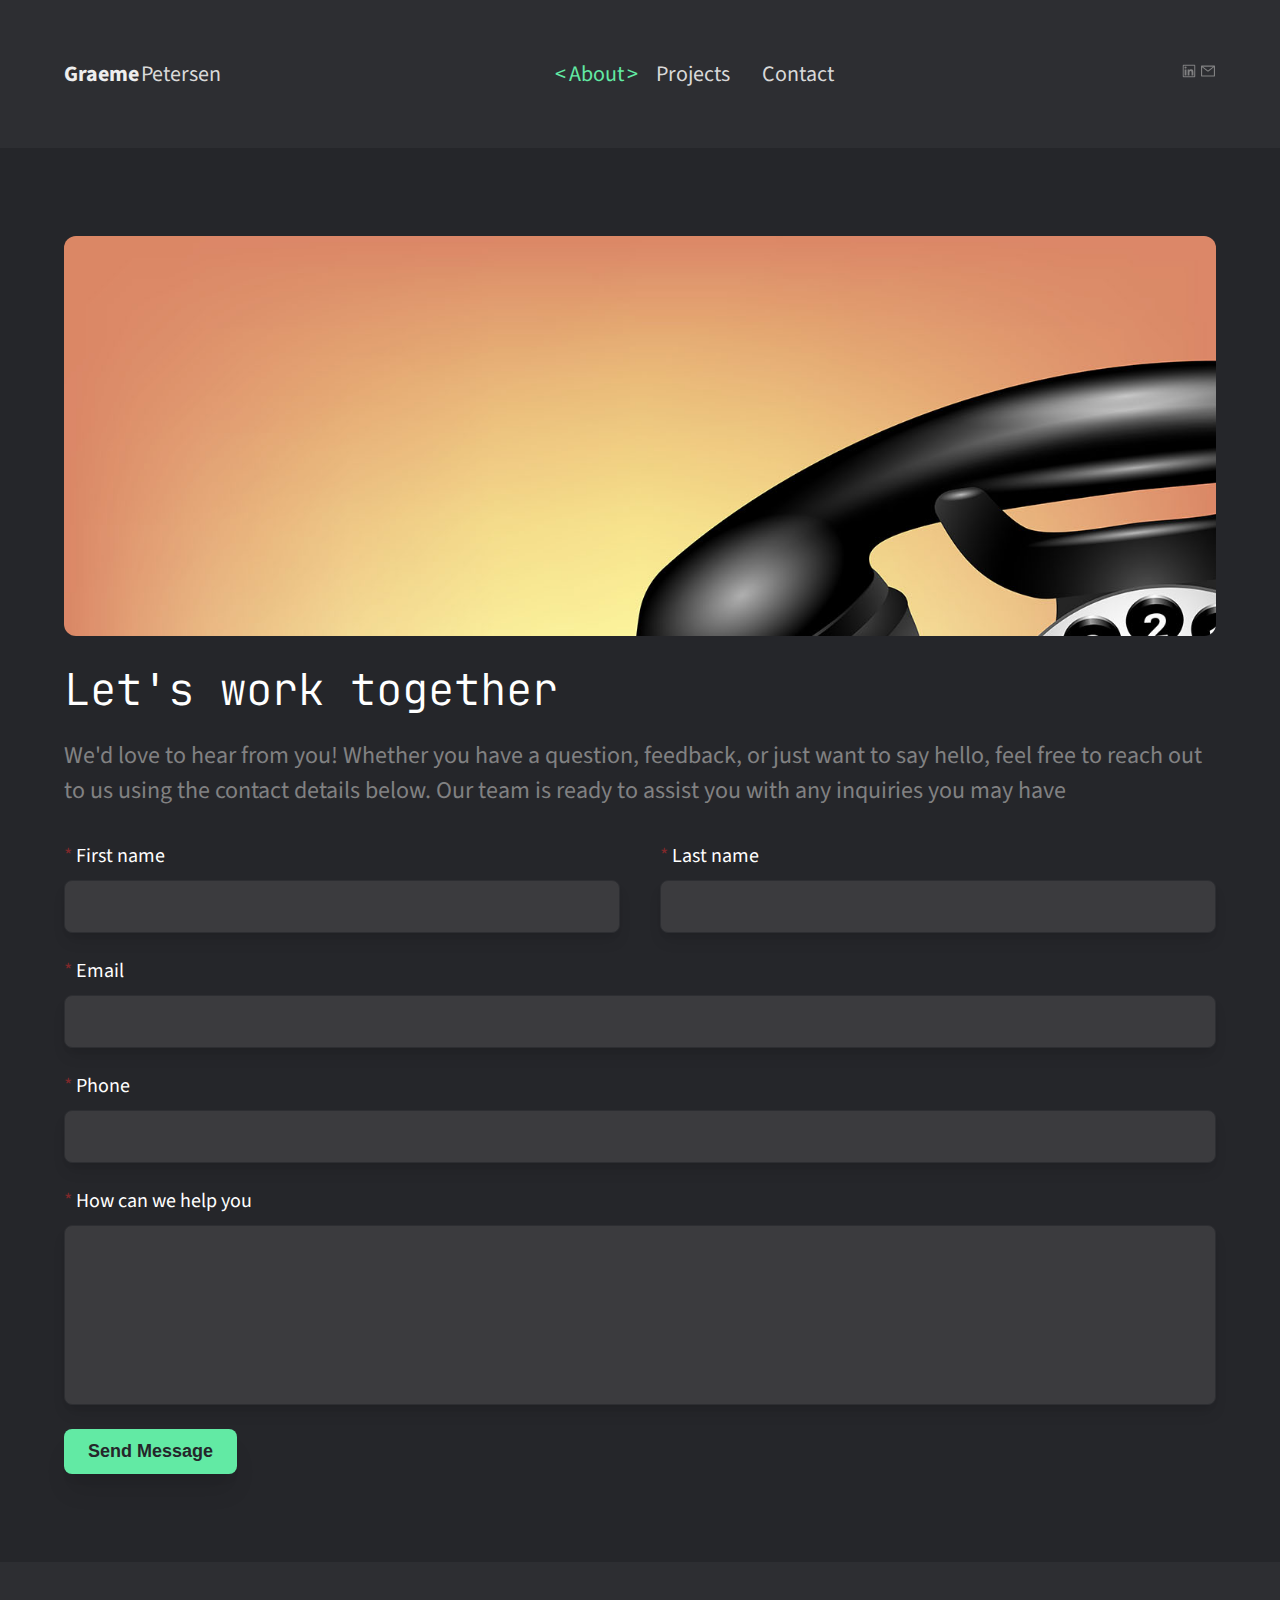
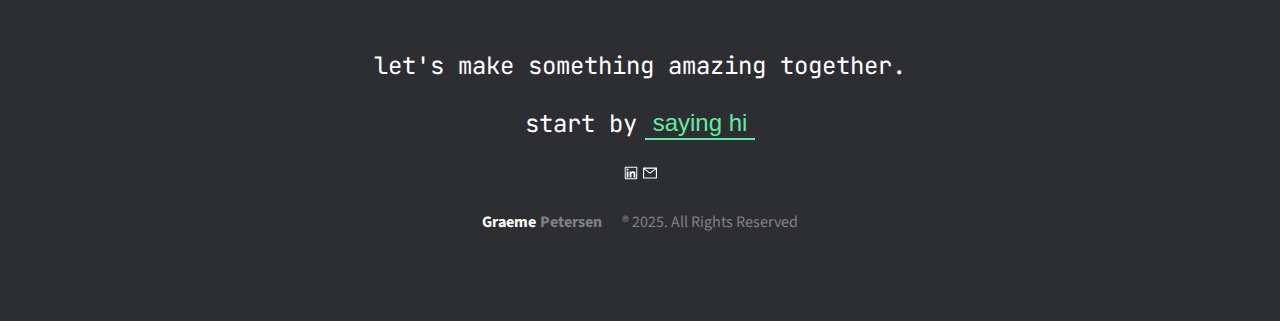
<file: contact.html>
<!DOCTYPE html>
<html lang="en"><head><meta http-equiv="Content-Type" content="text/html; charset=UTF-8">
    
    <link rel="icon" type="png"
    <meta name="description" content="Explore my diverse portfolio showcasing creative projects, web development, design, and more. Discover how I turn ideas into stunning digital experiences. Get inspired today!">
    <title>Graeme Portfolio</title>
    <script type="module" crossorigin="" src="./Graeme Portfolio_files/index-18e75fb9.js.download"></script>
    <link rel="stylesheet" href="./Graeme Portfolio_files/index-45dcb685.css">
  </head>
  <body>
       <div class="root" id="root"><header class="header__close"><nav class="y-wrap nav--desktop"><div class="false logo-name-container__wrapper"><div class="logo-name-container__wrapper--flex"><a class="" href="index.html"><div class="logo-name-container nav-text"><span class="logo-name-container--white ">Graeme</span><span class="logo-name-container--grey ">Petersen</span></div></a></div></div><ul class="nav-container"><li><a aria-current="page" class="nav-text active" href="about.html">About</a></li><li><a class="nav-text" href="projects.html">Projects</a></li><li><a class="nav-text" href="contact.html">Contact</a></li></ul>
		
		
		
		  <div>
          </a><a aria-label="linkedin" href="https://www.linkedin.com/in/graemepetersen/" target="_blank">
            <svg stroke="currentColor" fill="currentColor" stroke-width="0" viewBox="0 0 1024 1024" class="nav-text" height="1em" width="1em" xmlns="http://www.w3.org/2000/svg">
              <path d="M847.7 112H176.3c-35.5 0-64.3 28.8-64.3 64.3v671.4c0 35.5 28.8 64.3 64.3 64.3h671.4c35.5 0 64.3-28.8 64.3-64.3V176.3c0-35.5-28.8-64.3-64.3-64.3zm0 736c-447.8-.1-671.7-.2-671.7-.3.1-447.8.2-671.7.3-671.7 447.8.1 671.7.2 671.7.3-.1 447.8-.2 671.7-.3 671.7zM230.6 411.9h118.7v381.8H230.6zm59.4-52.2c37.9 0 68.8-30.8 68.8-68.8a68.8 68.8 0 1 0-137.6 0c-.1 38 30.7 68.8 68.8 68.8zm252.3 245.1c0-49.8 9.5-98 71.2-98 60.8 0 61.7 56.9 61.7 101.2v185.7h118.6V584.3c0-102.8-22.2-181.9-142.3-181.9-57.7 0-96.4 31.7-112.3 61.7h-1.6v-52.2H423.7v381.8h118.6V604.8z"></path>
            </svg>
            </a><a aria-label="email" href="mailto: graemepetersen29@gmail.com">
              <svg stroke="currentColor" fill="currentColor" stroke-width="0" viewBox="0 0 1024 1024" class="nav-text" height="1em" width="1em" xmlns="http://www.w3.org/2000/svg">
                <path d="M928 160H96c-17.7 0-32 14.3-32 32v640c0 17.7 14.3 32 32 32h832c17.7 0 32-14.3 32-32V192c0-17.7-14.3-32-32-32zm-40 110.8V792H136V270.8l-27.6-21.5 39.3-50.5 42.8 33.3h643.1l42.8-33.3 39.3 50.5-27.7 21.5zM833.6 232L512 482 190.4 232l-42.8-33.3-39.3 50.5 27.6 21.5 341.6 265.6a55.99 55.99 0 0 0 68.7 0L888 270.8l27.6-21.5-39.3-50.5-42.7 33.2z"></path>
              </svg>
            </a></div>
      </nav>
    </header>
    <main>
	
	
	<section class="contact__container"><div class="y-wrap y-space contact__flex-container"><div class="contact__image-section"><img src="assets/phone.jpg" alt="call me"></div><div class="contact__form-section"><div><div class="contact__wrapper"><h1>Let's work together</h1><p>We'd love to hear from you! Whether you have a question, feedback, or just want to say hello, feel free to reach out to us using the contact details below. Our team is ready to assist you with any inquiries you may have</p></div><form><div class="form__wrapper"><div class="input__wrapper"><label for="name">First name</label><input type="text" name="name" autocomplete="given-name" id="name" required="" value=""></div><div class="input__wrapper"><label for="lastName">Last name</label><input type="text" name="lastName" autocomplete="family-name" id="lastName" required="" value=""></div></div><div class="input__wrapper"><label for="email">Email</label><input type="text" name="email" autocomplete="email" id="email" required="" value=""></div><div class="input__wrapper"><label for="phone">Phone</label><input type="text" name="phone" autocomplete="phone" id="phone" required="" value=""></div><div class="input__wrapper"><label for="comment">How can we help you</label><textarea type="text" name="comment" id="comment" required></textarea></div><input type="hidden" name="form-name" value="contactMe"><button class="primary-button left " type="submit">send message</button></form></div></div></div></section></main><footer class="footer__container y-space"><div class="footer__text"><span>let's make something amazing together.</span><div class="footer__text--callaction"><span>start by</span><button type="button">saying hi</button></div></div>
	
	
	 <div>
        </a><a aria-label="linkedin" href="https://www.linkedin.com/in/graemepetersen/" target="_blank">
          <svg stroke="currentColor" fill="currentColor" stroke-width="0" viewBox="0 0 1024 1024" class="nav-text" height="1em" width="1em" xmlns="http://www.w3.org/2000/svg">
            <path d="M847.7 112H176.3c-35.5 0-64.3 28.8-64.3 64.3v671.4c0 35.5 28.8 64.3 64.3 64.3h671.4c35.5 0 64.3-28.8 64.3-64.3V176.3c0-35.5-28.8-64.3-64.3-64.3zm0 736c-447.8-.1-671.7-.2-671.7-.3.1-447.8.2-671.7.3-671.7 447.8.1 671.7.2 671.7.3-.1 447.8-.2 671.7-.3 671.7zM230.6 411.9h118.7v381.8H230.6zm59.4-52.2c37.9 0 68.8-30.8 68.8-68.8a68.8 68.8 0 1 0-137.6 0c-.1 38 30.7 68.8 68.8 68.8zm252.3 245.1c0-49.8 9.5-98 71.2-98 60.8 0 61.7 56.9 61.7 101.2v185.7h118.6V584.3c0-102.8-22.2-181.9-142.3-181.9-57.7 0-96.4 31.7-112.3 61.7h-1.6v-52.2H423.7v381.8h118.6V604.8z"></path>
          </svg>
          </a><a aria-label="email" href="mailto: graemepetersen29@gmail.com">
            <svg stroke="currentColor" fill="currentColor" stroke-width="0" viewBox="0 0 1024 1024" class="nav-text" height="1em" width="1em" xmlns="http://www.w3.org/2000/svg">
              <path d="M928 160H96c-17.7 0-32 14.3-32 32v640c0 17.7 14.3 32 32 32h832c17.7 0 32-14.3 32-32V192c0-17.7-14.3-32-32-32zm-40 110.8V792H136V270.8l-27.6-21.5 39.3-50.5 42.8 33.3h643.1l42.8-33.3 39.3 50.5-27.7 21.5zM833.6 232L512 482 190.4 232l-42.8-33.3-39.3 50.5 27.6 21.5 341.6 265.6a55.99 55.99 0 0 0 68.7 0L888 270.8l27.6-21.5-39.3-50.5-42.7 33.2z"></path>
            </svg>
          </a></div>
	
	
	<div class="footer__rights"><div class="footer__rights--name"><span>Graeme</span><span>Petersen</span></div><div class="footer__rights--year"><span>® 2025. All Rights Reserved</span></div></div></footer></div>
    
  

</body></html>
</file>
<file: Graeme Portfolio_files/index-45dcb685.css>
@import"https://fonts.googleapis.com/css2?family=JetBrains+Mono:wght@100;300;500;600;800&family=Lora:wght@400;600;700&family=Source+Sans+Pro:wght@300;400;600;700&display=swap";header{background:var(--bg-color-light);width:100%}.header__open{position:fixed;top:0;left:0;right:0;bottom:0;height:100%;z-index:100000}nav{display:flex}.nav--mobile{flex-direction:column;height:100%;width:100%;justify-content:center;align-items:center;font-family:Source Sans Pro,sans-serif}.nav--desktop{display:flex;align-items:center;justify-content:space-between;padding:34px 0}.logo-name-container--white{color:var(--primary-color-white-2);font-weight:700;padding-right:2px}.logo-name-container--grey{color:var(--textColor-nav)}.nav-container{display:flex;justify-content:center;align-items:center;font-size:12px;color:var(--textColor-nav);font-size:24px}.nav-container--mobile{flex:1;flex-direction:column;height:40%;gap:10%}.logo-name-container__wrapper--mobile{width:100%;flex:1}.logo-name-container__wrapper{padding:24px 0;font-size:24px}.logo-name-container__wrapper--flex{display:flex;flex-direction:row;width:100%;justify-content:space-between;align-items:center}.nav-container li{padding:0 16px}.nav-text:hover,.nav-text :hover{color:var(--primary-color-green);transition:var(--transition)}.nav-icon-container{display:flex}.nav-icon-container--mobile{flex:1}.nav-icon-container a{padding:0 12px;display:flex;justify-content:center;align-items:center;font-size:24px}.nav-icon-container a:first-of-type{padding-left:0}.nav-icon-container a:last-of-type{padding-right:0}.logo-name-container__wrapper .active *{color:var(--primary-color-green)}ul .active{color:var(--primary-color-green);position:relative;animation:1s ease-in-out .5s transform}ul .active:after{content:">";position:absolute;top:50%;right:-30%;transform:translateY(-50%)}ul .active:before{content:"<";position:absolute;top:50%;left:-30%;transform:translateY(-50%)}ul .active:after:first-of-type,ul .active:before:first-of-type{content:""}@media (width >= 660px){.nav-container,.nav-icon-container a,.logo-name-container__wrapper{font-size:22px}ul .active:before{left:-14px}ul .active:after{right:-14px}}.avatar__container{position:relative;width:80%;height:100%}.avatar__wrapper{height:100%;width:100%}.avatar__background{position:absolute;height:240px;width:240px;border-radius:50%;top:0;left:0;z-index:1;background-color:var(--bg-color-dark)}.avatar__image-container{width:100%;position:relative;z-index:10}.avatar__image-container--image{width:100%}.avatar__image-container--image img{min-width:280px;width:100%;min-height:320px;filter:drop-shadow(0 0 .2rem var(--primary-color-green));animation:2s forwards slide-right;opacity:0;animation-delay:.2s}.avatar--icon{display:flex;justify-content:center;align-items:center;position:absolute;width:50px;height:50px;border-radius:50%;z-index:20;background-color:var(--primary-color-grey);margin:0;background:radial-gradient(circle at 100px 100px,#303438,#000)}.icon{z-index:100;font-size:32px;color:inherit}.avatar__javascript{top:10%;right:10%;color:#ff0;animation:20s infinite ease-in-out slide-javascript}.avatar__html{width:100px;height:100px;bottom:10%;right:10%;animation:28s infinite ease-in-out slide-html;color:#ff0000c9}.avatar__css{bottom:10%;left:10%;animation:21s infinite ease-in-out slide-css;color:#3665f3}.avatar__postgresql{top:50%;left:10%;animation:13s infinite ease-in-out slide-postgresql;color:#2a86ef}.avatar__react{top:50%;right:10%;animation:15s infinite ease-in-out slide-react;color:#4fa8f1}.avatar__nodejs{top:50%;left:50%;transform:translate(-50%,-50%);animation:20s infinite ease-in-out slide-nodejs;color:#2ada2a}@keyframes slide-nodejs{0%{transform:rotate(0) translate(250px) rotate(0);opacity:0;z-index:1}50%{transform:rotate(360deg) translate(250px) rotate(-360deg);opacity:1}75%{z-index:1;opacity:0}to{opacity:0}}@keyframes slide-react{0%{transform:rotate(0) translate(250px) rotate(0);opacity:0;z-index:1}50%{transform:rotate(360deg) translate(250px) rotate(-360deg);opacity:1}75%{z-index:1;opacity:0}to{opacity:0}}@keyframes slide-html{0%{transform:rotate(0) translate(250px) rotate(0);opacity:0;z-index:1}50%{transform:rotate(360deg) translate(250px) rotate(-360deg);opacity:1}75%{z-index:1;opacity:0}to{opacity:0}}@keyframes slide-css{0%{transform:rotate(0) translate(250px) rotate(0);opacity:0;z-index:1}50%{transform:rotate(360deg) translate(250px) rotate(-360deg);opacity:1}75%{z-index:1;opacity:0}to{opacity:0}}@keyframes slide-javascript{0%{transform:rotate(0) translate(250px) rotate(0);opacity:0;z-index:1}50%{transform:rotate(360deg) translate(250px) rotate(-360deg);opacity:1}75%{z-index:1;opacity:0}to{opacity:0}}@keyframes slide-postgresql{0%{transform:rotate(0) translate(250px) rotate(0);opacity:0;z-index:1}50%{transform:rotate(360deg) translate(250px) rotate(-360deg);opacity:1}75%{z-index:1;opacity:0}to{opacity:0}}@media (width >= 574px){.avatar__container{width:100%}.avatar--icon{width:120px;height:120px}.icon{font-size:50px}.avatar__html{width:100px;height:100px}.avatar__react{width:150px;height:150px}.avatar__react .icon{font-size:120px}}.hero-container{width:100%;background:var(--bg-color-light);overflow:hidden}.hero-container__content{width:100%;height:100%;display:flex;flex-direction:column-reverse;justify-content:center;align-items:center}.hero-container__info{width:100%;display:flex;flex-direction:column;align-items:center;gap:16px;padding:30px 0}.hero-container-wrapper{display:flex;flex-direction:column;text-align:center;justify-content:center;align-items:center;gap:16px}.hero-container-wrapper span{background:var(--primary-color-green);width:fit-content;padding:4px 12px;border-radius:4px;color:#323232;font-size:12px;font-weight:700;animation:1s forwards slide-top;opacity:0;animation-delay:.2s}.hero-container-wrapper span,.hero-container-wrapper p{font-family:Lora,serif}.hero-container-wrapper h1{font-family:JetBrains Mono,monospace;font-size:24px;font-weight:500;animation:1s forwards slide-left;opacity:0;animation-delay:.4s}.hero-container-wrapper p{font-size:12px;animation:1s forwards slide-right;opacity:0;animation-delay:.6s}.hero-container__project{display:flex;align-items:center;gap:6px}.hero-container__project--count{font-size:x-large;color:var(--primary-color-white)}.hero-container__project--name{text-transform:uppercase;font-size:smaller}.hero__wrapper{position:relative}.hero-container__button a{display:flex;flex-direction:row;gap:8px;justify-content:flex-start;align-items:center;background:var(--bg-color-dark);width:fit-content;padding:8px 12px;border-radius:4px;cursor:pointer;color:#fff;text-transform:uppercase;font-weight:700;letter-spacing:2px;font-size:18px;animation:1s forwards slide-left;opacity:0;animation-delay:.8s}.hero-container__button a:hover{color:var(--primary-color-green);transition:color .2s ease-in-out}@media (width >= 576px){.hero-container-wrapper h1{font-size:44px}.hero-container-wrapper{display:flex;text-align:start;justify-content:flex-start;align-items:flex-start}.hero-container__info{align-items:flex-start}.hero-container-wrapper p,.hero-container-wrapper span,.hero-container-__button a{font-size:18px}}@media (width >= 992px){.hero-container-wrapper p,.hero-container-wrapper span,.hero-container-__button a{font-size:30px}}@media (width >= 675px){.hero-container__content{flex-direction:row;width:100%}}.pre-projects__container{background:#808080;width:100%}.pre-projects__wrapper{display:flex;flex-direction:column;gap:24px;width:100%}.pre-projects__list{display:flex;flex-direction:column;justify-content:center;align-items:center;width:100%;height:auto;gap:8px}.pre-projects__list--category{background:var(--bg-color-light);width:100%;min-height:auto;border-radius:6px}.pre-projects__category--wrapper{padding:20px;display:flex;flex-flow:row nowrap;justify-content:space-between}.pre-projects__category--text{display:flex;flex-flow:column nowrap;gap:4px}.pre-projects__category--text span{padding-top:4px}.pre-projects__description{width:100%;height:auto;display:flex;justify-content:center;align-items:center}.pre-projects__description--wrapper{width:100%;height:auto;display:flex;flex-direction:column;gap:16px;margin:0 auto;text-align:center}.pre-projects__description--wrapper span{text-align:justify}@media (width >= 675px){.pre-projects__wrapper{flex-direction:row;gap:5%}.pre-projects__list{width:50%;height:auto;gap:24px}.pre-projects__description{width:50%;height:auto}.pre-projects__description h2{font-size:34px;padding-bottom:24px}.pre-projects__category--text{max-width:80%}.pre-projects__description--wrapper{width:70%}.pre-projects__description--wrapper span{font-size:18px}}.pre-projects__list--category{box-shadow:var(--shadow-4)}.pre-projects__category--icon{display:flex;justify-content:center;align-items:center}.icon--green{color:var(--primary-color-green)}@media (width >= 660px){.pre-projects__category--text p{font-size:18px}.pre-projects__category--text h4{font-size:24px}}.company{background:var(--bg-color-light);width:100%}.company__wrapper{display:flex;flex-flow:row wrap;justify-content:center;align-items:center}.company__wrapper ul{display:flex;justify-content:center;align-items:center;gap:50px}.company__wrapper ul li{width:80px;height:80px}.company__wrapper ul li img{width:100%;height:100%;display:block;filter:grayscale(1)}.projects{background:#808080}.projects__wrapper-left{width:100%}.projects__title{display:flex;flex-direction:column;justify-content:center;align-items:center;gap:8px;padding:24px 0}.projects__title h4{font-size:20px;text-transform:capitalize}.projects__title span{text-transform:capitalize}.projects__container{display:flex;flex-wrap:wrap;flex-direction:column;justify-content:center;align-items:center;gap:24px;height:100%}.projects__card{background:var(--bg-color-light);padding:24px 12px;border-radius:8px;box-shadow:var(--shadow-3);max-width:400px;max-height:580px;border:none;cursor:pointer;display:flex;flex-direction:column;gap:24px}.projects__cards-hover:hover{
	box-shadow: var(--shadow-4);
	transform: translateY(-1px);
	transition: transform .2s ease-in-out;
	filter: drop-shadow(0 0 .2rem var(--primary-color-green));
	background-color: #00B4D8;
}.projects__card--image{width:100%;min-width:300px;max-width:400px;height:auto;overflow:hidden}.projects__card--image img{width:100%;object-fit:cover;object-position:center}.projects__card-title{display:flex;flex-direction:column;justify-content:center;align-items:center;gap:12px;width:100%}.projects__card--heading span{color:#fff;font-size:22px;font-family:JetBrains Mono,monospace;text-transform:capitalize}.btn-container button{padding:4px 8px;font-size:22px;text-transform:uppercase;background:transparent;border:none;color:var(--primary-color-green);text-decoration:none;position:relative;cursor:pointer}.btn-container button:after{content:"";width:100%;position:absolute;left:0;bottom:1px;border-width:0 0 1px;border-style:solid}.projects__target{display:flex;flex-direction:column;gap:20px;justify-content:center;align-items:center;padding:24px 0}@media (width >= 660px){.projects__container{flex-direction:row}.projects__title h4{font-size:34px}}*{padding:0;margin:0;box-sizing:0}a{text-decoration:none;color:inherit}html,body{height:100%;color:var(--textColor-text);font-family:JetBrains Mono,monospace;font-family:Lora,serif;font-family:Source Sans Pro,sans-serif;background:var(--bg-color-dark)}.root{display:flex;flex-direction:column;height:100%;position:relative}main{flex:1}h1,h2,h3,h4,h5{color:var(--textColor-title);font-family:JetBrains Mono,monospace;font-weight:300}ul{list-style-type:none}.y-wrap{width:90%;margin:0 auto}img{width:100%;display:block;object-fit:cover}.y-space{padding:24px 0}.container-flex{display:flex;flex-direction:column;gap:60px}.container-title{display:flex;flex-direction:column;justify-content:center;align-items:center;text-align:center;gap:24px}.container-title h1{font-size:30px;text-transform:capitalize;position:relative;animation:.5s forwards slide-left;opacity:0}.container-title h1:after{content:"";width:70%;position:absolute;left:50%;transform:translate(-50%);bottom:-6px;border-width:0 0 3px;border-style:solid;color:var(--primary-color-green)}.container-title p{font-size:22px;max-width:740px;animation:.5s forwards slide-right;opacity:0;animation-delay:.5s}.primary-button,.seconday-button{display:block;width:fit-content;padding:12px 24px;font-size:18px;text-transform:capitalize;cursor:pointer;border:none;background:var(--primary-color-green);border-radius:8px;color:var(--bg-color-dark);font-weight:700;margin-left:auto;box-shadow:var(--shadow-4);transition:transform .3s ease-in-out}.primary-button:hover,.seconday-button:hover{background:#62eaa4d2;transform:translateY(-2px)}.seconday-button{border:1px solid var(--primary-color-green);background:transparent;color:#fff;text-transform:uppercase}.seconday-button:hover{background:none}.left{margin-right:auto;margin-left:0}.center{margin:0 auto}.tech--cards{display:flex;flex-wrap:wrap;flex-direction:row;justify-content:center;align-items:center;gap:16px;height:75px}.tech--cards span{color:#fff;padding:4px 6px;background:#747474;border-radius:4px}@media (width >= 574px){.y-space{padding:44px 0}.container-title h1{font-size:44px}}@media (width >= 1200px){.y-space{padding:88px 0}.container-flex{gap:80px}}@keyframes slide-left{0%{transform:translate(-200px);opacity:0}to{transform:translate(0);opacity:1}}@keyframes slide-right{0%{transform:translate(200px);opacity:0}to{transform:translate(0);opacity:1}}@keyframes slide-top{0%{transform:translateY(-200px);opacity:0}to{transform:translateY(0);opacity:1}}.card__container{width:100%;height:auto;display:grid;grid-template-rows:1fr auto;gap:24px;padding:24px 0;animation:2s forwards slide-right;opacity:0;animation-delay:.2s}.card__text{display:flex;flex-direction:column;justify-content:center;align-items:center;gap:10px;text-align:center}.card__text h5{font-size:30px;text-transform:capitalize;font-weight:700;letter-spacing:-1px}.card__text span{font-size:18px}@media (width >= 660px){.card__text h5{font-size:38px}.card__text span{font-size:24px}}@media (width >= 990px){.card__container{display:grid;grid-template-columns:1.5fr 1fr;grid-gap:5rem}.card__text{align-items:flex-start;text-align:start;gap:24px}}.projects__container,.about__container{width:100%;background:var(--bg-color-dark);height:100%}.about__info-container{display:flex;flex-direction:column;gap:24px}.about__info-skills{display:flex;flex-direction:column;gap:24px;color:#fff;flex-grow:1;font-size:30px}.about__info-skills ul{display:flex;flex-wrap:wrap;gap:24px;font-size:22px;justify-content:center}.about__info-skills li{display:flex;flex-direction:column;justify-content:center;align-items:center}.about__info-skills li span{background:var(--primary-color-grey);padding:10px 14px;border-radius:8px}.about__info-skills li div{text-align:center;font-size:40px;color:#fff}.about__info-main,.about__info-skills{width:100%;text-align:center}.about__info-main h2,.about__info-skills h2{text-align:center}.about__info-container{width:100%;padding-bottom:80px}.about__info-container h2{font-size:30px;text-transform:capitalize}.about__info-space{display:flex;flex-direction:column;gap:24px;width:100%;font-size:20px;padding-top:24px}.about__info-space a{padding:0 4px;color:var(--primary-color-green);cursor:pointer;text-decoration:underline}@media (width >= 660px){.about__info-container h2{font-size:33px}}@media (width >= 990px){.about__info-container{flex-direction:row}.about__info-skills ul{justify-content:flex-start}.about__info-main,.about__info-skills{text-align:left}}.confirmation__container{width:100%;background:var(--bg-color-dark);height:100%}.confirmation__container--flex{display:flex;flex-direction:column;gap:24px;align-items:center;justify-content:center;height:60vh;font-size:30px}.confirmation__container--flex button{margin:0}.contact__container{background-color:var(--bg-color-dark);height:100%}.contact__flex-container{display:flex;flex-direction:column;gap:24px}.contact__image-section{flex:1;max-height:300px;overflow:hidden;border-radius:12px}.contact__image-section img{object-fit:cover;object-position:center}.contact__form-section{flex:1}.contact__wrapper{display:flex;flex-direction:column;gap:20px;padding-bottom:34px}.contact__wrapper h1{font-size:30px}.contact__form-section form{display:flex;flex-direction:column;gap:10px;justify-content:center}.input__wrapper{display:flex;flex-direction:column;gap:10px;font-size:20px}.input__wrapper label{color:#fff}.input__wrapper label:before{content:"* ";color:#a52a2ab9}.input__wrapper input,.input__wrapper textarea{background:rgba(128,128,128,.24);color:#fff;padding:14px;font-size:20px;border-radius:8px;border:.4px solid var(--bg-color-light);box-shadow:var(--shadow-3)}.input__wrapper input:focus,.input__wrapper textarea:focus{outline:1px solid var(--primary-color-green)}.input__wrapper textarea{resize:none;min-height:150px}.form__wrapper{display:flex;flex-direction:column;justify-content:space-between;gap:40px;flex-wrap:wrap}.form__wrapper div{flex:1}@media (width >= 990px){.contact__image-section{height:100%;max-height:400px}.form__wrapper{flex-direction:row}.contact__wrapper h1{font-size:44px}.contact__wrapper p{font-size:24px}.contact__form-section form{gap:24px}}@media (width >= 1340px){.contact__flex-container{flex-direction:row-reverse}.contact__image-section{height:100%;max-height:880px}}.error__container{background:var(--bg-color-dark);height:100%}.error__container--center{display:flex;flex-direction:column;justify-content:center;align-items:center;height:100vh}.error__text{display:flex;flex-direction:column;justify-content:center;align-items:center;gap:24px;text-align:center}.error__text h1{font-size:100px}.error__text p{color:var(--primary-color-green);font-size:30px;text-transform:uppercase}.error__text span{font-size:24px;color:#fff;padding-bottom:34px}.error__text button{background:transparent;border:1px solid white;border-radius:8px;padding:8px 12px;color:#fff;font-size:20px;text-transform:uppercase;cursor:pointer}.error__text button:hover{color:var(--primary-color-green);border:1px solid var(--primary-color-green)}.single-project__container{width:100%;background:var(--bg-color-dark);height:100%}.single-project__hero{height:70vh;width:100%;background:linear-gradient(to right,rgba(23,23,23,.782),rgba(23,23,23,.782)),url(/assets/bg-grid-074d0123.svg);background-position:center;background-repeat:no-repeat;background-size:cover}.single-project__title{width:50%;margin:0 auto;height:100%}.single-project__title--wrap{height:100%;width:100%;display:flex;flex-direction:column;justify-content:center;align-items:center;gap:24px;text-align:center}.single-project__title--wrap h1{font-size:30px;font-weight:700;text-transform:uppercase;filter:drop-shadow(1px 1px 2px black)}.single-project__title--wrap p{font-size:20px;margin-bottom:24px}.single-project__title--wrap a{margin:0;width:200px;height:30px;display:flex;flex-direction:column;justify-content:center;align-items:center;font-size:22px;text-transform:uppercase}.single-project__info,.single-project__info--wrap,.single-project__info--description,.single-project__info--tools{display:flex;flex-direction:column;gap:24px}:is(.single-project__info--wrap) h5{font-size:24px;font-weight:700}.single-project__info--image img{height:100%;object-fit:contain;min-height:300px;max-height:500px}.single-project__info--wrap{width:70%;margin:0 auto}.single-project__info--tools .tech--cards{justify-content:flex-start;height:100%}.single-project__info--live{display:flex;flex-direction:row;gap:24px}.single-project__info--live button,.single-project__info--live a{margin:0}@media (width >= 660px){.single-project__title--wrap h1{font-size:44px}.single-project__title--wrap p{font-size:24px}.single-project__info,.single-project__info--wrap,.single-project__info--description{display:flex;flex-direction:column;gap:50px}}@media (width >= 1440px){.single-project__title--wrap h1{font-size:54px}.single-project__info--image img{max-height:1000px}}.footer__container{display:flex;flex-direction:column;gap:24px;justify-content:center;align-items:center;text-align:center;background:var(--bg-color-light);color:#fff}.footer__text{font-size:24px;font-family:JetBrains Mono,monospace}.footer__text--callaction{display:flex;flex-direction:row;gap:8px;justify-content:center;align-items:center;padding-top:24px}.footer__text--callaction button{padding:4px 8px;font-size:24px;background:transparent;border:none;color:var(--primary-color-green);text-decoration:none;position:relative;cursor:pointer}.footer__text--callaction button:after{content:"";width:100%;position:absolute;left:0;bottom:1px;border-width:0 0 2px;border-style:solid}.footer__logos{display:flex;flex-direction:row;gap:8px}.footer__logos .icon{font-size:30px}.footer__logos .icon:hover{color:var(--primary-color-green)}.footer__rights{display:flex;flex-direction:row;justify-content:center;align-items:center;gap:20px;font-size:16px}.footer__rights--name{display:flex;flex-direction:row;justify-content:center;align-items:center;gap:4px;font-weight:700}.footer__rights--name span:last-of-type,.footer__rights--year{color:var(--primary-color-grey)}:root{--primary-color-green: #62eaa4;--primary-color-grey: #818182;--primary-color-white: #ffffff;--primary-color-white-2:#eeeeee;--shadow-1: 0 1px 3px 0 rgba(0, 0, 0, .1), 0 1px 2px 0 rgba(0, 0, 0, .06);--shadow-2: 0 4px 6px -1px rgba(0, 0, 0, .1), 0 2px 4px -1px rgba(0, 0, 0, .06);--shadow-3: 0 10px 15px -3px rgba(0, 0, 0, .1), 0 4px 6px -2px rgba(0, 0, 0, .05);--shadow-4: 0 20px 25px -5px rgba(0, 0, 0, .1), 0 10px 10px -5px rgba(0, 0, 0, .04);--transition: .3s ease-in-out all;--bg-color-light: #2d2e32;--bg-color-dark: #25262a;--textColor-title: #ffffff;--textColor-text: var(--primary-color-grey);--textColor-nav: #d9d9d9;--w-small: 576px;--w-medium: 768px;--w-large: 992px;--w-x-large: 1200px;--w-xx-large: 1400px}
</file>
